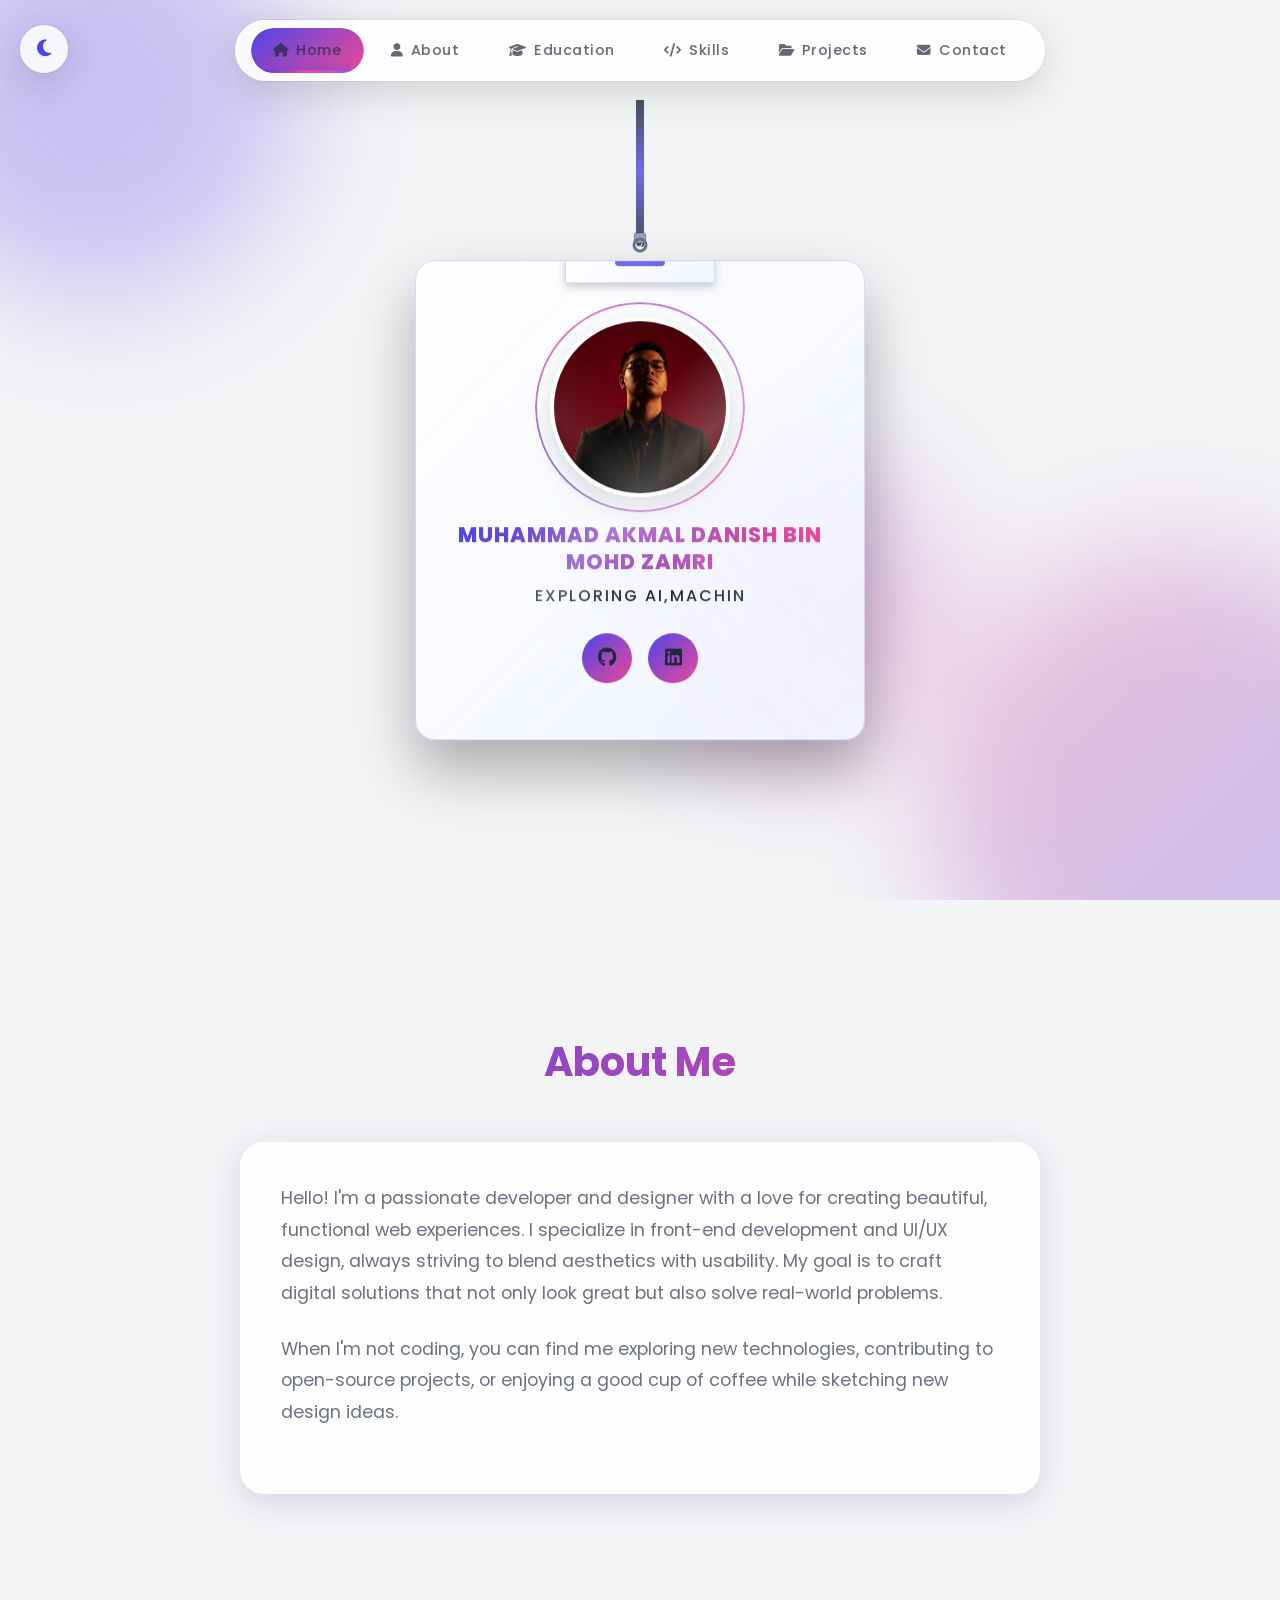
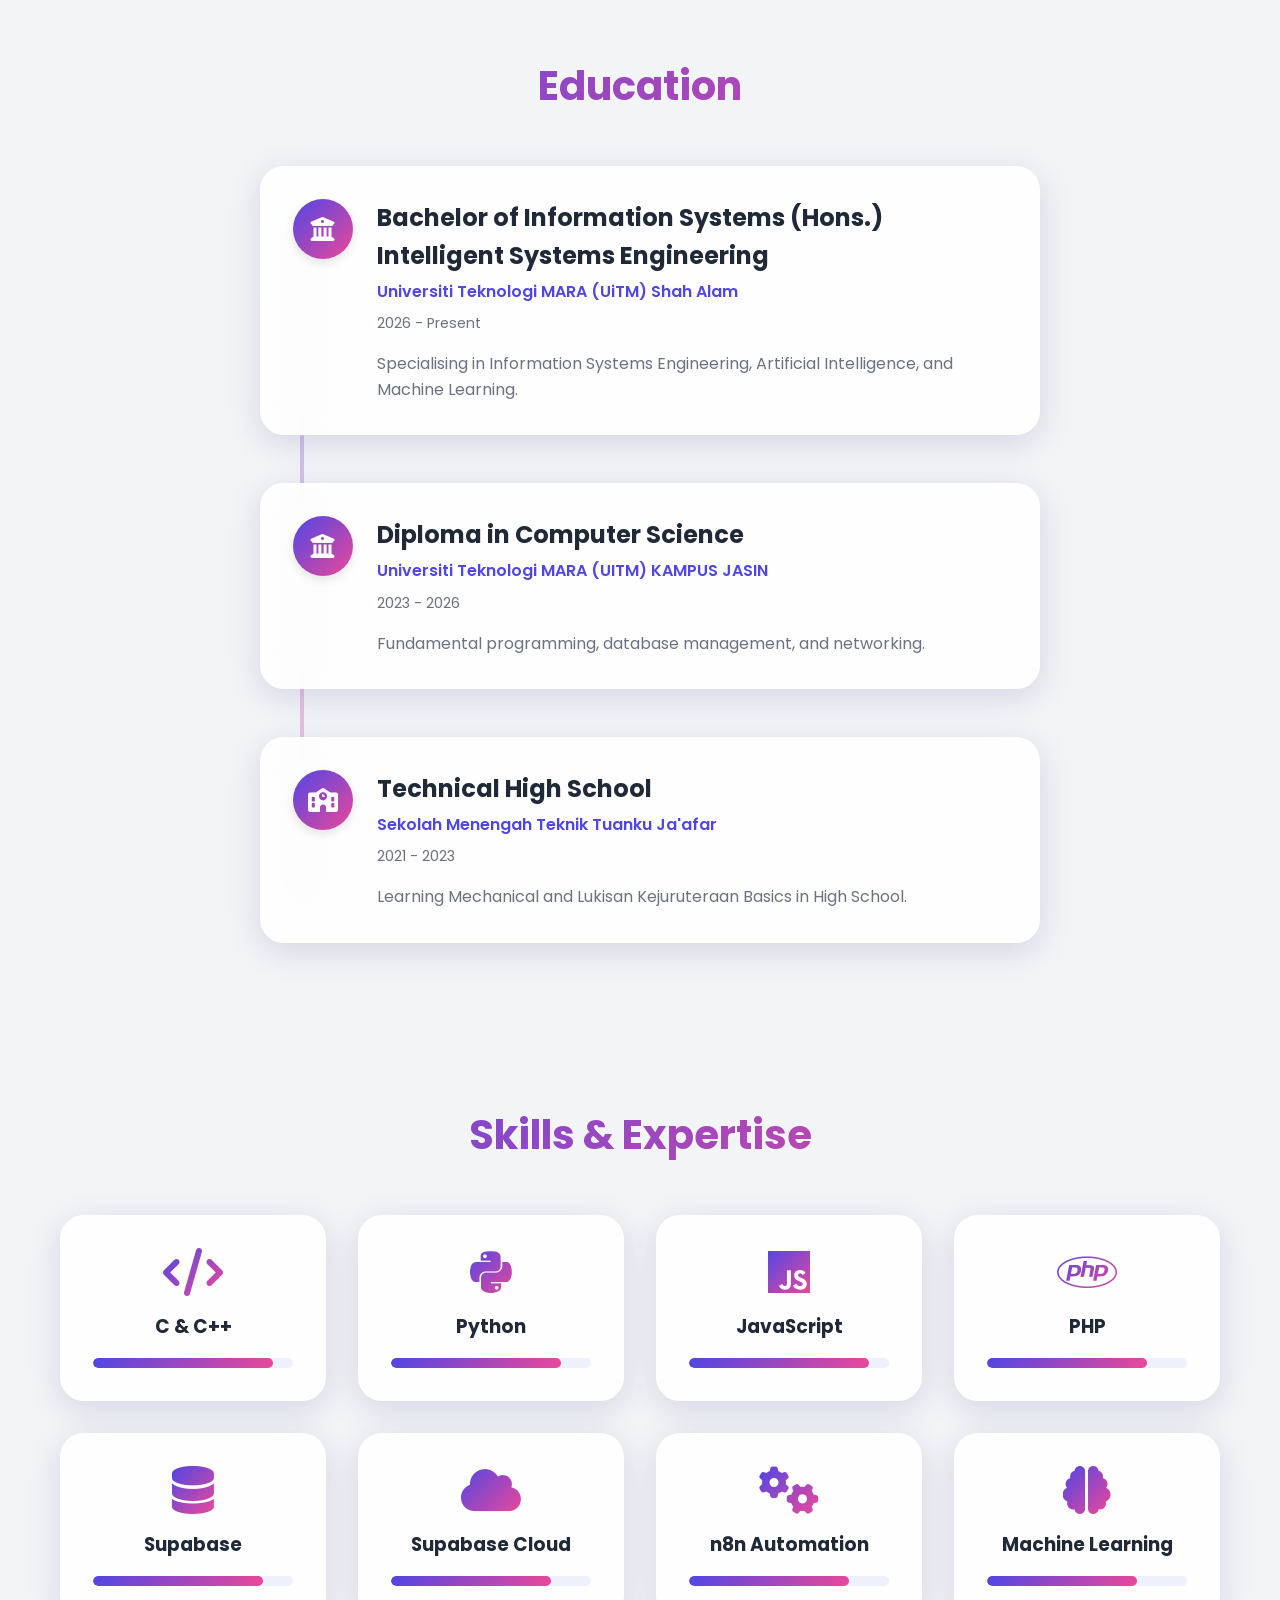
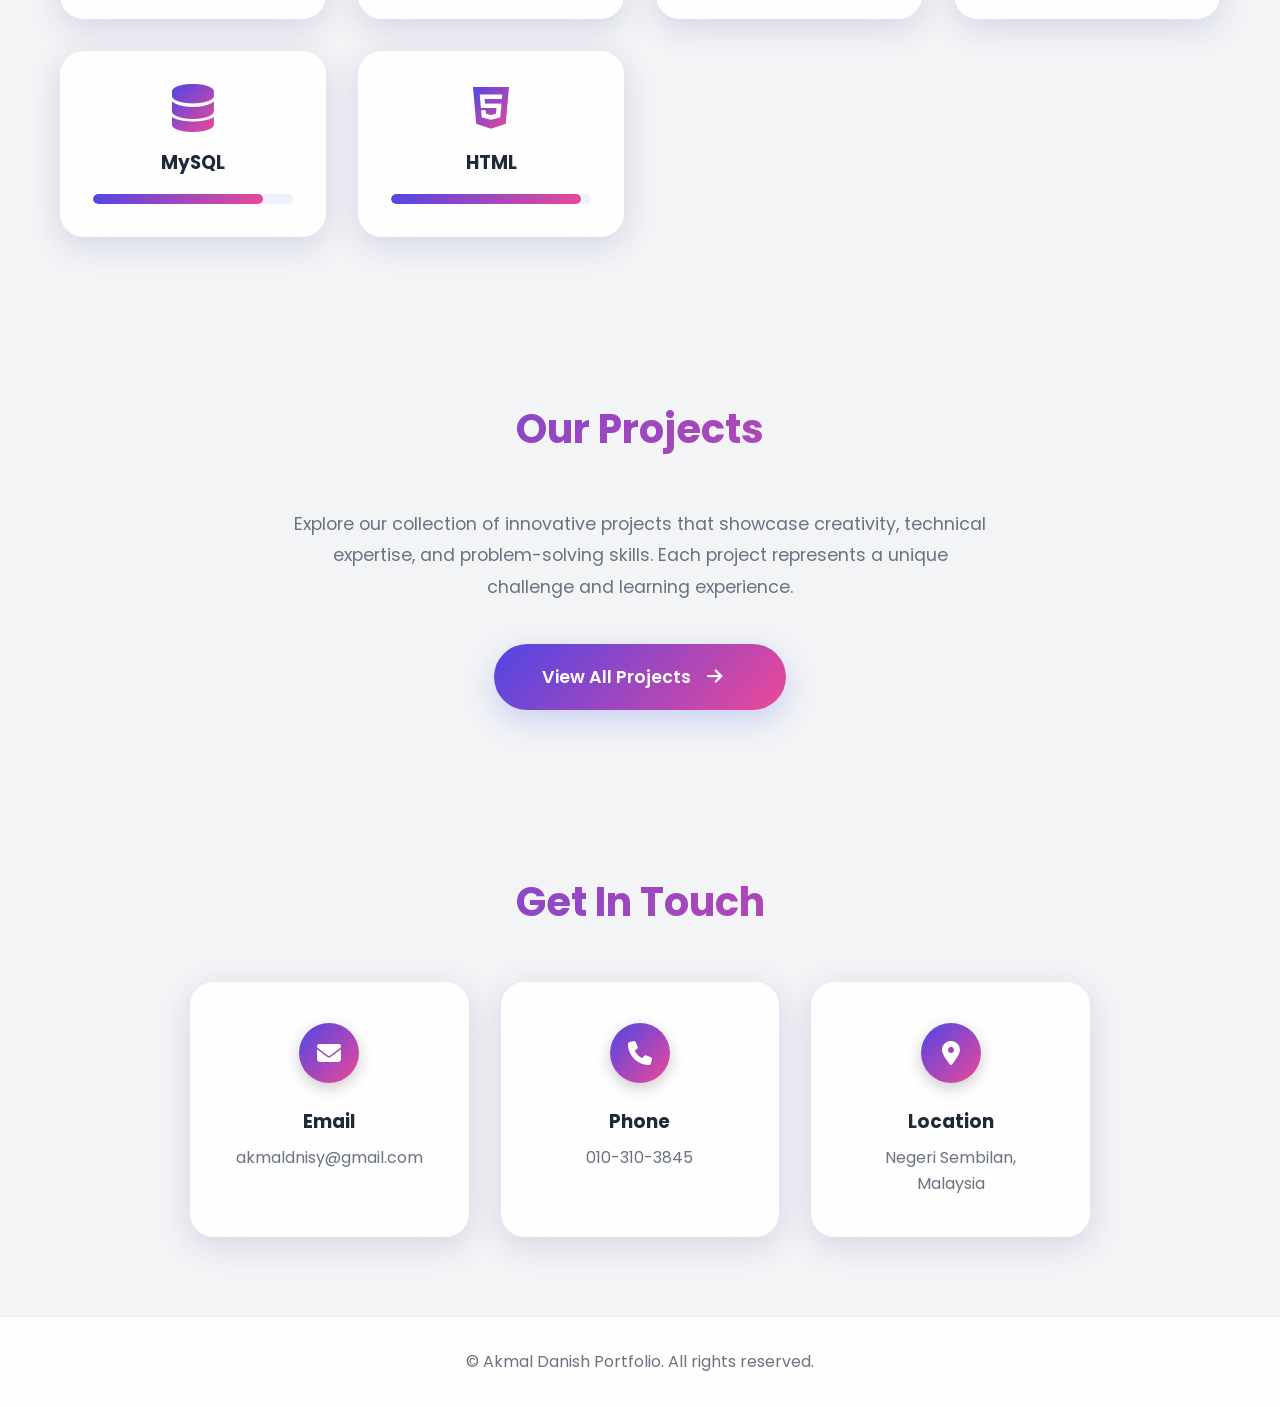
<file: index.html>
<!DOCTYPE html>
<html lang="en">

<head>
    <meta charset="UTF-8">
    <meta name="viewport" content="width=device-width, initial-scale=1.0">
    <title>Personal Biodata - Portfolio</title>
    <link rel="stylesheet" href="style.css">
    <link rel="preconnect" href="https://fonts.googleapis.com">
    <link rel="preconnect" href="https://fonts.gstatic.com" crossorigin>
    <link href="https://fonts.googleapis.com/css2?family=Poppins:wght@300;400;500;600;700&display=swap"
        rel="stylesheet">
    <link rel="icon" type="image/jpeg" href="ICON PAGE AKMAL PORFO.jpeg">
    <link rel="stylesheet" href="https://cdnjs.cloudflare.com/ajax/libs/font-awesome/6.4.0/css/all.min.css">
</head>

<body>
    <!-- Animated Background -->
    <div class="background-shapes">
        <div class="shape shape-1"></div>
        <div class="shape shape-2"></div>
        <div class="shape shape-3"></div>
    </div>

    <!-- Dark Mode Toggle -->
    <button class="dark-mode-toggle" id="darkModeToggle">
        <i class="fas fa-moon"></i>
    </button>

    <!-- Navigation -->
    <nav class="navbar">
        <div class="nav-container">
            <div class="logo">My Portfolio</div>
            <ul class="nav-menu">
                <li><a href="#home" class="nav-link">
                        <span class="nav-icon"><i class="fas fa-home"></i></span>
                        <span class="nav-text">Home</span>
                        <span class="nav-indicator"></span>
                    </a></li>
                <li><a href="#about" class="nav-link">
                        <span class="nav-icon"><i class="fas fa-user"></i></span>
                        <span class="nav-text">About</span>
                        <span class="nav-indicator"></span>
                    </a></li>
                <li><a href="#education" class="nav-link">
                        <span class="nav-icon"><i class="fas fa-graduation-cap"></i></span>
                        <span class="nav-text">Education</span>
                        <span class="nav-indicator"></span>
                    </a></li>
                <li><a href="#skills" class="nav-link">
                        <span class="nav-icon"><i class="fas fa-code"></i></span>
                        <span class="nav-text">Skills</span>
                        <span class="nav-indicator"></span>
                    </a></li>
                <li><a href="#projects" class="nav-link">
                        <span class="nav-icon"><i class="fas fa-folder-open"></i></span>
                        <span class="nav-text">Projects</span>
                        <span class="nav-indicator"></span>
                    </a></li>
                <li><a href="#contact" class="nav-link">
                        <span class="nav-icon"><i class="fas fa-envelope"></i></span>
                        <span class="nav-text">Contact</span>
                        <span class="nav-indicator"></span>
                    </a></li>
            </ul>
        </div>
    </nav>

    <!-- Hero Section -->
    <section id="home" class="hero-section">
        <div class="container">
            <div class="hero-content fade-in">
                <div class="profile-card-container" id="profile-container">
                    <canvas id="lanyard-canvas" width="400" height="600"></canvas>
                    <div class="profile-card glass-effect" id="profile-card">
                        <div class="badge-holder-clip">
                            <div class="clip-loop"></div>
                        </div>
                        <div class="card-shine"></div>
                        <div class="profile-image-wrapper">
                            <img src="akmal ai2.jpeg" alt="Muhammad Akmal Danish" class="profile-image">
                            <div class="profile-ring"></div>
                        </div>
                        <h1 class="profile-name">MUHAMMAD AKMAL DANISH BIN MOHD ZAMRI</h1>
                        <p class="profile-title">Exploring AI,Machine Learning,Programming & Web Development</p>
                        <div class="social-links">
                            <a href="https://github.com/Kenshiro06" target="_blank" class="social-icon"><i class="fab fa-github"></i></a>
                            <a href="https://www.linkedin.com/in/muhammad-akmal-danish-13555331b/" target="_blank" class="social-icon"><i class="fab fa-linkedin"></i></a>
                        </div>
                    </div>
                </div>
            </div>
        </div>
    </section>

    <!-- About Section -->
    <section id="about" class="about-section">
        <div class="container">
            <h2 class="section-title fade-in">About Me</h2>
            <div class="about-content glass-effect fade-in">
                <p class="about-text">
                    Hello! I'm a passionate developer and designer with a love for creating beautiful,
                    functional web experiences. I specialize in front-end development and UI/UX design,
                    always striving to blend aesthetics with usability. My goal is to craft digital
                    solutions that not only look great but also solve real-world problems.
                </p>
                <p class="about-text">
                    When I'm not coding, you can find me exploring new technologies, contributing to
                    open-source projects, or enjoying a good cup of coffee while sketching new design ideas.
                </p>
            </div>
        </div>
    </section>

    <!-- Education Section -->
    <section id="education" class="education-section">
        <div class="container">
            <h2 class="section-title fade-in">Education</h2>
            <div class="education-grid">
                <!-- Timeline/Connector Line (Visual only) -->
                <div class="timeline-connector"></div>

                <div class="education-card glass-effect fade-in">
                    <div class="education-icon">
                        <i class="fas fa-university"></i>
                    </div>
                    <div class="education-content">
                        <h3>Bachelor of Information Systems (Hons.) Intelligent Systems Engineering</h3>
                        <p class="institution">Universiti Teknologi MARA (UiTM) Shah Alam</p>
                        <p class="year">2026 - Present</p>
                        <p class="description">Specialising in Information Systems Engineering, Artificial Intelligence, and Machine Learning.</p>
                    </div>
                </div>

                <div class="education-card glass-effect fade-in">
                    <div class="education-icon">
                        <i class="fas fa-university"></i>
                    </div>
                    <div class="education-content">
                        <h3>Diploma in Computer Science</h3>
                        <p class="institution">Universiti Teknologi MARA (UITM) KAMPUS JASIN</p>
                        <p class="year">2023 - 2026</p>
                        <p class="description">Fundamental programming, database management, and networking.</p>
                    </div>
                </div>

                <div class="education-card glass-effect fade-in">
                    <div class="education-icon">
                        <i class="fas fa-school"></i>
                    </div>
                    <div class="education-content">
                        <h3>Technical High School</h3>
                        <p class="institution">Sekolah Menengah Teknik Tuanku Ja'afar</p>
                        <p class="year">2021 - 2023</p>
                        <p class="description">Learning Mechanical and Lukisan Kejuruteraan Basics in High School.</p>
                    </div>
                </div>
            </div>
        </div>
    </section>

    <!-- Skills Section -->
    <section id="skills" class="skills-section">
        <div class="container">
            <h2 class="section-title fade-in">Skills & Expertise</h2>
            <div class="skills-grid">
                <div class="skill-card glass-effect fade-in">
                    <i class="fas fa-code skill-icon"></i>
                    <h3>C & C++</h3>
                    <div class="skill-bar">
                        <div class="skill-progress" style="width: 90%"></div>
                    </div>
                </div>
                <div class="skill-card glass-effect fade-in">
                    <i class="fab fa-python skill-icon"></i>
                    <h3>Python</h3>
                    <div class="skill-bar">
                        <div class="skill-progress" style="width: 85%"></div>
                    </div>
                </div>
                <div class="skill-card glass-effect fade-in">
                    <i class="fab fa-js skill-icon"></i>
                    <h3>JavaScript</h3>
                    <div class="skill-bar">
                        <div class="skill-progress" style="width: 90%"></div>
                    </div>
                </div>
                <div class="skill-card glass-effect fade-in">
                    <i class="fab fa-php skill-icon"></i>
                    <h3>PHP</h3>
                    <div class="skill-bar">
                        <div class="skill-progress" style="width: 80%"></div>
                    </div>
                </div>
                <div class="skill-card glass-effect fade-in">
                    <i class="fas fa-database skill-icon"></i>
                    <h3>Supabase</h3>
                    <div class="skill-bar">
                        <div class="skill-progress" style="width: 85%"></div>
                    </div>
                </div>
                <div class="skill-card glass-effect fade-in">
                    <i class="fas fa-cloud skill-icon"></i>
                    <h3>Supabase Cloud</h3>
                    <div class="skill-bar">
                        <div class="skill-progress" style="width: 80%"></div>
                    </div>
                </div>
                <div class="skill-card glass-effect fade-in">
                    <i class="fas fa-cogs skill-icon"></i>
                    <h3>n8n Automation</h3>
                    <div class="skill-bar">
                        <div class="skill-progress" style="width: 80%"></div>
                    </div>
                </div>
                <div class="skill-card glass-effect fade-in">
                    <i class="fas fa-brain skill-icon"></i>
                    <h3>Machine Learning</h3>
                    <div class="skill-bar">
                        <div class="skill-progress" style="width: 75%"></div>
                    </div>
                </div>
                <div class="skill-card glass-effect fade-in">
                    <i class="fas fa-database skill-icon"></i>
                    <h3>MySQL</h3>
                    <div class="skill-bar">
                        <div class="skill-progress" style="width: 85%"></div>
                    </div>
                </div>
                <div class="skill-card glass-effect fade-in">
                    <i class="fab fa-html5 skill-icon"></i>
                    <h3>HTML</h3>
                    <div class="skill-bar">
                        <div class="skill-progress" style="width: 95%"></div>
                    </div>
                </div>
            </div>
        </div>
    </section>

    <!-- Projects Section -->
    <section id="projects" class="projects-section">
        <div class="container">
            <h2 class="section-title fade-in">Our Projects</h2>
            <div class="projects-content fade-in">
                <p class="projects-description">
                    Explore our collection of innovative projects that showcase creativity,
                    technical expertise, and problem-solving skills. Each project represents
                    a unique challenge and learning experience.
                </p>
                <a href="projects.html" class="project-button glow-button" role="button">
                    <span class="button-text">View All Projects</span>
                    <i class="fas fa-arrow-right button-icon"></i>
                    <div class="button-ripple"></div>
                </a>
            </div>
        </div>
    </section>

    <!-- Contact Section -->
    <section id="contact" class="contact-section">
        <div class="container">
            <h2 class="section-title fade-in">Get In Touch</h2>
            <div class="contact-grid">
                <div class="contact-card glass-effect fade-in">
                    <div class="contact-icon-wrapper">
                        <i class="fas fa-envelope"></i>
                    </div>
                    <h3>Email</h3>
                    <p><a href="mailto:akmaldnisy@gmail.com"
                            style="color: inherit; text-decoration: none;">akmaldnisy@gmail.com</a></p>
                </div>
                <div class="contact-card glass-effect fade-in">
                    <div class="contact-icon-wrapper">
                        <i class="fas fa-phone"></i>
                    </div>
                    <h3>Phone</h3>
                    <p><a href="tel:0103103845" style="color: inherit; text-decoration: none;">010-310-3845</a></p>
                </div>
                <div class="contact-card glass-effect fade-in">
                    <div class="contact-icon-wrapper">
                        <i class="fas fa-map-marker-alt"></i>
                    </div>
                    <h3>Location</h3>
                    <p>Negeri Sembilan, Malaysia</p>
                </div>
            </div>
        </div>
    </section>

    <!-- Footer -->
    <footer class="footer">
        <div class="container">
            <p>&copy; Akmal Danish Portfolio. All rights reserved.</p>
        </div>
    </footer>

    <script src="script.js"></script>
</body>

</html>
</file>
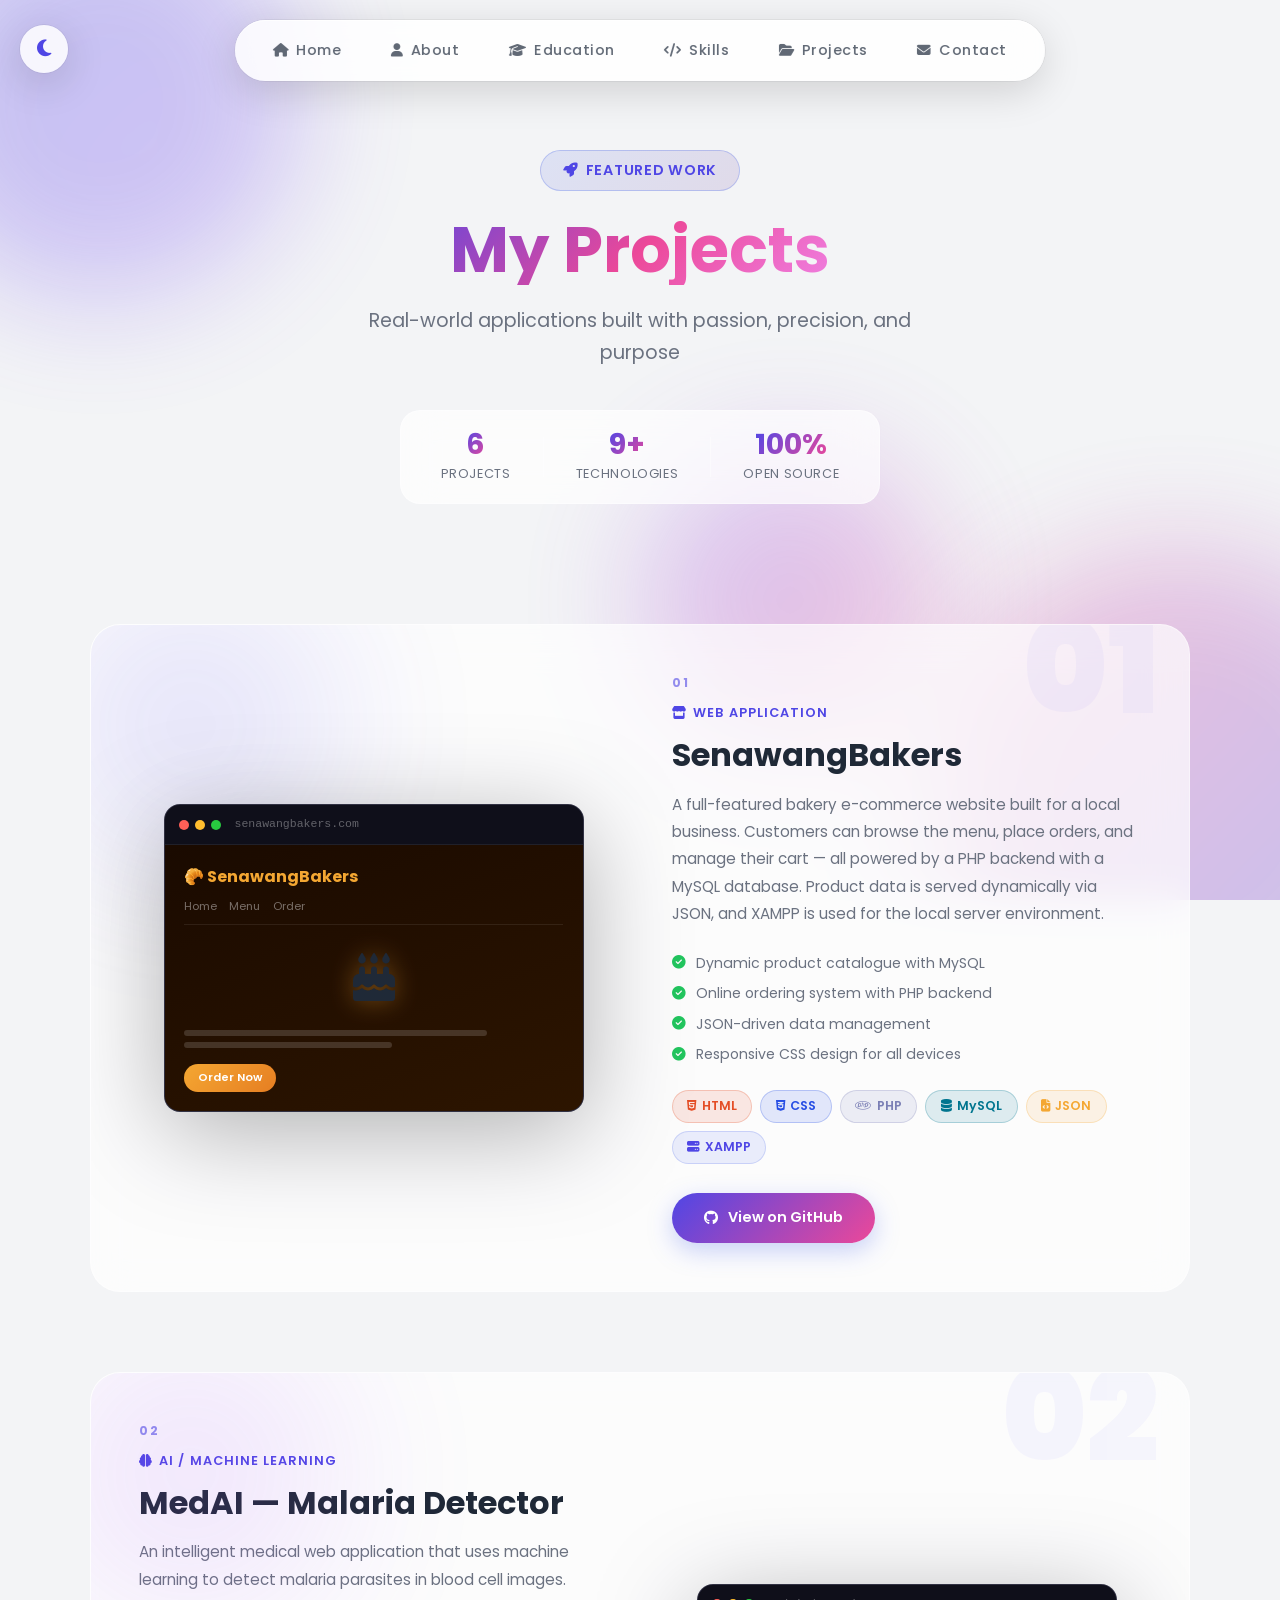
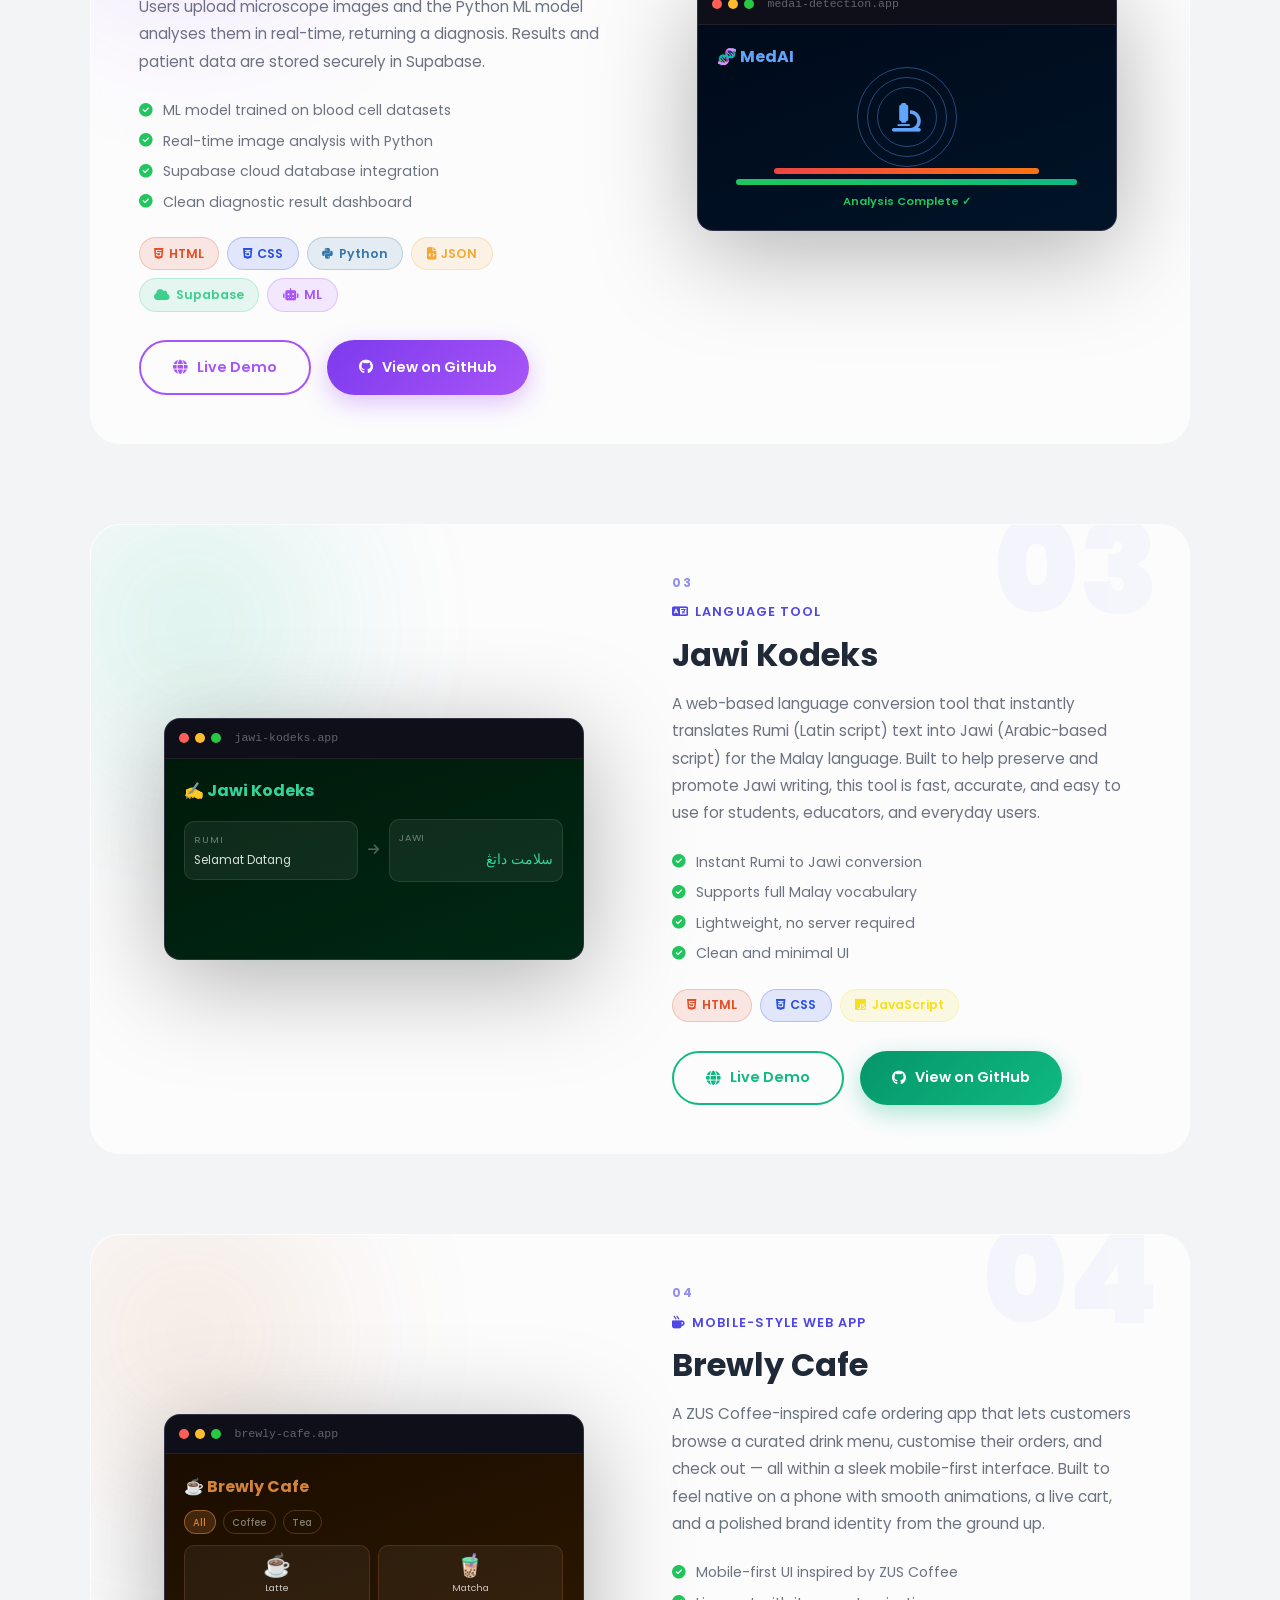
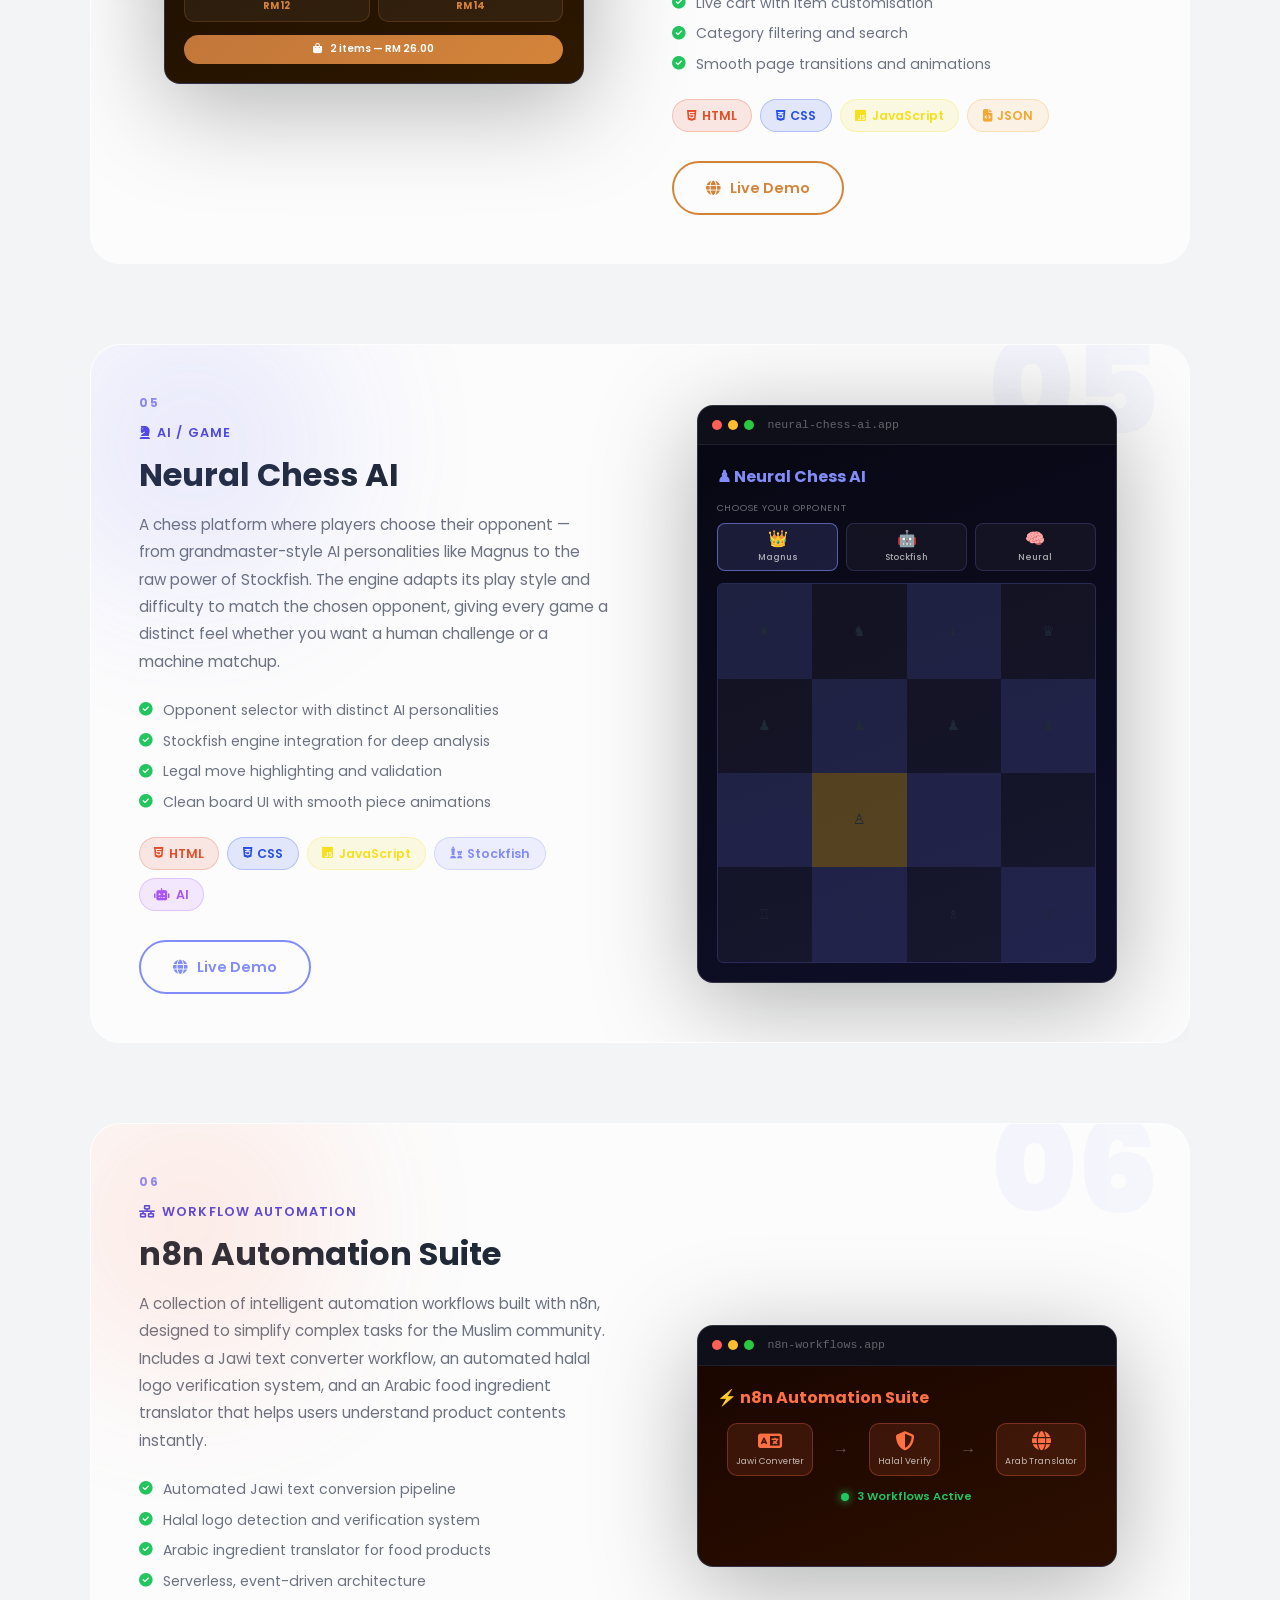
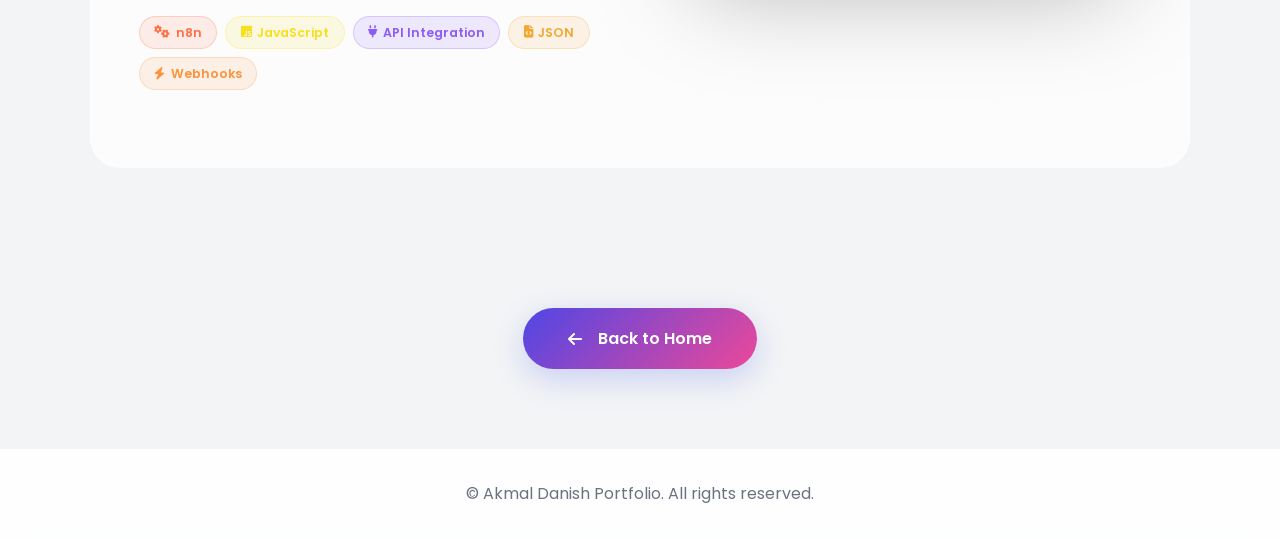
<file: projects.html>
<!DOCTYPE html>
<html lang="en">

<head>
    <meta charset="UTF-8">
    <meta name="viewport" content="width=device-width, initial-scale=1.0">
    <title>My Projects - Portfolio</title>
    <link rel="stylesheet" href="style.css">
    <link rel="stylesheet" href="projects-style.css">
    <link rel="preconnect" href="https://fonts.googleapis.com">
    <link rel="preconnect" href="https://fonts.gstatic.com" crossorigin>
    <link href="https://fonts.googleapis.com/css2?family=Poppins:wght@300;400;500;600;700&display=swap" rel="stylesheet">
    <link rel="icon" type="image/jpeg" href="ICON PAGE AKMAL PORFO.jpeg">
    <link rel="stylesheet" href="https://cdnjs.cloudflare.com/ajax/libs/font-awesome/6.4.0/css/all.min.css">
</head>

<body>
    <!-- Animated Background -->
    <div class="background-shapes">
        <div class="shape shape-1"></div>
        <div class="shape shape-2"></div>
        <div class="shape shape-3"></div>
    </div>

    <!-- Floating particles -->
    <div class="particles" id="particles"></div>

    <!-- Dark Mode Toggle -->
    <button class="dark-mode-toggle" id="darkModeToggle">
        <i class="fas fa-moon"></i>
    </button>

    <!-- Navigation -->
    <nav class="navbar">
        <div class="nav-container">
            <div class="logo">My Portfolio</div>
            <ul class="nav-menu">
                <li><a href="index.html" class="nav-link">
                    <span class="nav-icon"><i class="fas fa-home"></i></span>
                    <span class="nav-text">Home</span>
                    <span class="nav-indicator"></span>
                </a></li>
                <li><a href="index.html#about" class="nav-link">
                    <span class="nav-icon"><i class="fas fa-user"></i></span>
                    <span class="nav-text">About</span>
                    <span class="nav-indicator"></span>
                </a></li>
                <li><a href="index.html#education" class="nav-link">
                    <span class="nav-icon"><i class="fas fa-graduation-cap"></i></span>
                    <span class="nav-text">Education</span>
                    <span class="nav-indicator"></span>
                </a></li>
                <li><a href="index.html#skills" class="nav-link">
                    <span class="nav-icon"><i class="fas fa-code"></i></span>
                    <span class="nav-text">Skills</span>
                    <span class="nav-indicator"></span>
                </a></li>
                <li><a href="projects.html" class="nav-link active">
                    <span class="nav-icon"><i class="fas fa-folder-open"></i></span>
                    <span class="nav-text">Projects</span>
                    <span class="nav-indicator"></span>
                </a></li>
                <li><a href="index.html#contact" class="nav-link">
                    <span class="nav-icon"><i class="fas fa-envelope"></i></span>
                    <span class="nav-text">Contact</span>
                    <span class="nav-indicator"></span>
                </a></li>
            </ul>
        </div>
    </nav>

    <!-- Projects Hero -->
    <section class="projects-hero">
        <div class="container">
            <div class="hero-badge fade-in"><i class="fas fa-rocket"></i> Featured Work</div>
            <h1 class="hero-title fade-in">My Projects</h1>
            <p class="hero-subtitle fade-in">Real-world applications built with passion, precision, and purpose</p>
            <div class="hero-stats fade-in">
                <div class="stat-item">
                    <span class="stat-number">6</span>
                    <span class="stat-label">Projects</span>
                </div>
                <div class="stat-divider"></div>
                <div class="stat-item">
                    <span class="stat-number">9+</span>
                    <span class="stat-label">Technologies</span>
                </div>
                <div class="stat-divider"></div>
                <div class="stat-item">
                    <span class="stat-number">100%</span>
                    <span class="stat-label">Open Source</span>
                </div>
            </div>
        </div>
    </section>

    <!-- Projects Showcase -->
    <section class="projects-showcase">
        <div class="container">
            <div class="projects-list">

                <!-- Project 1: SenawangBakers -->
                <div class="project-card fade-in" data-number="01">
                    <div class="card-glow"></div>
                    <div class="project-visual">
                        <div class="project-mockup bakery-mockup">
                            <div class="mockup-browser">
                                <div class="browser-bar">
                                    <span class="dot red"></span>
                                    <span class="dot yellow"></span>
                                    <span class="dot green"></span>
                                    <span class="browser-url">senawangbakers.com</span>
                                </div>
                                <div class="browser-content bakery-content">
                                    <div class="mock-header">🥐 SenawangBakers</div>
                                    <div class="mock-nav">
                                        <span>Home</span><span>Menu</span><span>Order</span>
                                    </div>
                                    <div class="mock-hero-img">
                                        <i class="fas fa-birthday-cake"></i>
                                    </div>
                                    <div class="mock-text-lines">
                                        <div class="mock-line wide"></div>
                                        <div class="mock-line medium"></div>
                                        <div class="mock-btn">Order Now</div>
                                    </div>
                                </div>
                            </div>
                        </div>
                    </div>
                    <div class="project-info">
                        <div class="project-number">01</div>
                        <div class="project-category"><i class="fas fa-store"></i> Web Application</div>
                        <h2 class="project-name">SenawangBakers</h2>
                        <p class="project-desc">
                            A full-featured bakery e-commerce website built for a local business. Customers can browse
                            the menu, place orders, and manage their cart — all powered by a PHP backend with a MySQL
                            database. Product data is served dynamically via JSON, and XAMPP is used for the local
                            server environment.
                        </p>
                        <div class="project-highlights">
                            <div class="highlight-item">
                                <i class="fas fa-check-circle"></i>
                                <span>Dynamic product catalogue with MySQL</span>
                            </div>
                            <div class="highlight-item">
                                <i class="fas fa-check-circle"></i>
                                <span>Online ordering system with PHP backend</span>
                            </div>
                            <div class="highlight-item">
                                <i class="fas fa-check-circle"></i>
                                <span>JSON-driven data management</span>
                            </div>
                            <div class="highlight-item">
                                <i class="fas fa-check-circle"></i>
                                <span>Responsive CSS design for all devices</span>
                            </div>
                        </div>
                        <div class="project-tech">
                            <span class="tech-badge html"><i class="fab fa-html5"></i> HTML</span>
                            <span class="tech-badge css"><i class="fab fa-css3-alt"></i> CSS</span>
                            <span class="tech-badge php"><i class="fab fa-php"></i> PHP</span>
                            <span class="tech-badge db"><i class="fas fa-database"></i> MySQL</span>
                            <span class="tech-badge json"><i class="fas fa-file-code"></i> JSON</span>
                            <span class="tech-badge server"><i class="fas fa-server"></i> XAMPP</span>
                        </div>
                        <div class="project-actions">
                            <a href="https://github.com/Kenshiro06/SenawangBakers-Project2" target="_blank" class="btn-primary">
                                <i class="fab fa-github"></i> View on GitHub
                            </a>
                        </div>
                    </div>
                </div>

                <!-- Project 2: MedAI -->
                <div class="project-card reverse fade-in" data-number="02">
                    <div class="card-glow glow-purple"></div>
                    <div class="project-visual">
                        <div class="project-mockup medai-mockup">
                            <div class="mockup-browser">
                                <div class="browser-bar">
                                    <span class="dot red"></span>
                                    <span class="dot yellow"></span>
                                    <span class="dot green"></span>
                                    <span class="browser-url">medai-detection.app</span>
                                </div>
                                <div class="browser-content medai-content">
                                    <div class="mock-header ai-header">🧬 MedAI</div>
                                    <div class="mock-scan-area">
                                        <div class="scan-circle">
                                            <i class="fas fa-microscope"></i>
                                            <div class="scan-ring ring-1"></div>
                                            <div class="scan-ring ring-2"></div>
                                            <div class="scan-ring ring-3"></div>
                                        </div>
                                    </div>
                                    <div class="mock-result">
                                        <div class="result-bar positive"></div>
                                        <div class="result-bar negative"></div>
                                        <div class="result-label">Analysis Complete ✓</div>
                                    </div>
                                </div>
                            </div>
                        </div>
                    </div>
                    <div class="project-info">
                        <div class="project-number">02</div>
                        <div class="project-category"><i class="fas fa-brain"></i> AI / Machine Learning</div>
                        <h2 class="project-name">MedAI — Malaria Detector</h2>
                        <p class="project-desc">
                            An intelligent medical web application that uses machine learning to detect malaria
                            parasites in blood cell images. Users upload microscope images and the Python ML model
                            analyses them in real-time, returning a diagnosis. Results and patient data are stored
                            securely in Supabase.
                        </p>
                        <div class="project-highlights">
                            <div class="highlight-item">
                                <i class="fas fa-check-circle"></i>
                                <span>ML model trained on blood cell datasets</span>
                            </div>
                            <div class="highlight-item">
                                <i class="fas fa-check-circle"></i>
                                <span>Real-time image analysis with Python</span>
                            </div>
                            <div class="highlight-item">
                                <i class="fas fa-check-circle"></i>
                                <span>Supabase cloud database integration</span>
                            </div>
                            <div class="highlight-item">
                                <i class="fas fa-check-circle"></i>
                                <span>Clean diagnostic result dashboard</span>
                            </div>
                        </div>
                        <div class="project-tech">
                            <span class="tech-badge html"><i class="fab fa-html5"></i> HTML</span>
                            <span class="tech-badge css"><i class="fab fa-css3-alt"></i> CSS</span>
                            <span class="tech-badge python"><i class="fab fa-python"></i> Python</span>
                            <span class="tech-badge json"><i class="fas fa-file-code"></i> JSON</span>
                            <span class="tech-badge supa"><i class="fas fa-cloud"></i> Supabase</span>
                            <span class="tech-badge ml"><i class="fas fa-robot"></i> ML</span>
                        </div>
                        <div class="project-actions">
                            <a href="https://medai-usim.vercel.app/" target="_blank" class="btn-secondary btn-purple-outline">
                                <i class="fas fa-globe"></i> Live Demo
                            </a>
                            <a href="https://github.com/Kenshiro06/MedAi-test" target="_blank" class="btn-primary btn-purple">
                                <i class="fab fa-github"></i> View on GitHub
                            </a>
                        </div>
                    </div>
                </div>

                <!-- Project 3: Jawi Converter -->
                <div class="project-card fade-in" data-number="03">
                    <div class="card-glow glow-green"></div>
                    <div class="project-visual">
                        <div class="project-mockup jawi-mockup">
                            <div class="mockup-browser">
                                <div class="browser-bar">
                                    <span class="dot red"></span>
                                    <span class="dot yellow"></span>
                                    <span class="dot green"></span>
                                    <span class="browser-url">jawi-kodeks.app</span>
                                </div>
                                <div class="browser-content jawi-content">
                                    <div class="mock-header jawi-header">✍️ Jawi Kodeks</div>
                                    <div class="jawi-converter-mock">
                                        <div class="mock-input-box">
                                            <div class="box-label">Rumi</div>
                                            <div class="mock-typed">Selamat Datang</div>
                                        </div>
                                        <div class="mock-arrow">
                                            <i class="fas fa-arrow-right"></i>
                                        </div>
                                        <div class="mock-output-box">
                                            <div class="box-label">Jawi</div>
                                            <div class="mock-jawi-text">سلامت داتڠ</div>
                                        </div>
                                    </div>
                                </div>
                            </div>
                        </div>
                    </div>
                    <div class="project-info">
                        <div class="project-number">03</div>
                        <div class="project-category"><i class="fas fa-language"></i> Language Tool</div>
                        <h2 class="project-name">Jawi Kodeks</h2>
                        <p class="project-desc">
                            A web-based language conversion tool that instantly translates Rumi (Latin script) text
                            into Jawi (Arabic-based script) for the Malay language. Built to help preserve and
                            promote Jawi writing, this tool is fast, accurate, and easy to use for students,
                            educators, and everyday users.
                        </p>
                        <div class="project-highlights">
                            <div class="highlight-item">
                                <i class="fas fa-check-circle"></i>
                                <span>Instant Rumi to Jawi conversion</span>
                            </div>
                            <div class="highlight-item">
                                <i class="fas fa-check-circle"></i>
                                <span>Supports full Malay vocabulary</span>
                            </div>
                            <div class="highlight-item">
                                <i class="fas fa-check-circle"></i>
                                <span>Lightweight, no server required</span>
                            </div>
                            <div class="highlight-item">
                                <i class="fas fa-check-circle"></i>
                                <span>Clean and minimal UI</span>
                            </div>
                        </div>
                        <div class="project-tech">
                            <span class="tech-badge html"><i class="fab fa-html5"></i> HTML</span>
                            <span class="tech-badge css"><i class="fab fa-css3-alt"></i> CSS</span>
                            <span class="tech-badge js"><i class="fab fa-js"></i> JavaScript</span>
                        </div>
                        <div class="project-actions">
                            <a href="https://jawi-kodeks.vercel.app/" target="_blank" class="btn-secondary btn-green-outline">
                                <i class="fas fa-globe"></i> Live Demo
                            </a>
                            <a href="https://github.com/Kenshiro06/jawi-kodeks" target="_blank" class="btn-primary btn-green">
                                <i class="fab fa-github"></i> View on GitHub
                            </a>
                        </div>
                    </div>
                </div>

                <!-- Project 4: Brewly Cafe -->
                <div class="project-card fade-in" data-number="04">
                    <div class="card-glow glow-brew"></div>
                    <div class="project-visual">
                        <div class="project-mockup brewly-mockup">
                            <div class="mockup-browser">
                                <div class="browser-bar">
                                    <span class="dot red"></span>
                                    <span class="dot yellow"></span>
                                    <span class="dot green"></span>
                                    <span class="browser-url">brewly-cafe.app</span>
                                </div>
                                <div class="browser-content brewly-content">
                                    <div class="mock-header brewly-header">☕ Brewly Cafe</div>
                                    <div class="brewly-menu-mock">
                                        <div class="brew-category active-cat">All</div>
                                        <div class="brew-category">Coffee</div>
                                        <div class="brew-category">Tea</div>
                                    </div>
                                    <div class="brewly-cards">
                                        <div class="brew-card">
                                            <div class="brew-icon">☕</div>
                                            <div class="brew-name">Latte</div>
                                            <div class="brew-price">RM 12</div>
                                        </div>
                                        <div class="brew-card">
                                            <div class="brew-icon">🧋</div>
                                            <div class="brew-name">Matcha</div>
                                            <div class="brew-price">RM 14</div>
                                        </div>
                                    </div>
                                    <div class="brew-cart-bar">
                                        <i class="fas fa-shopping-bag"></i>
                                        <span>2 items — RM 26.00</span>
                                    </div>
                                </div>
                            </div>
                        </div>
                    </div>
                    <div class="project-info">
                        <div class="project-number">04</div>
                        <div class="project-category"><i class="fas fa-mug-hot"></i> Mobile-Style Web App</div>
                        <h2 class="project-name">Brewly Cafe</h2>
                        <p class="project-desc">
                            A ZUS Coffee-inspired cafe ordering app that lets customers browse a curated drink menu,
                            customise their orders, and check out — all within a sleek mobile-first interface.
                            Built to feel native on a phone with smooth animations, a live cart, and a polished
                            brand identity from the ground up.
                        </p>
                        <div class="project-highlights">
                            <div class="highlight-item">
                                <i class="fas fa-check-circle"></i>
                                <span>Mobile-first UI inspired by ZUS Coffee</span>
                            </div>
                            <div class="highlight-item">
                                <i class="fas fa-check-circle"></i>
                                <span>Live cart with item customisation</span>
                            </div>
                            <div class="highlight-item">
                                <i class="fas fa-check-circle"></i>
                                <span>Category filtering and search</span>
                            </div>
                            <div class="highlight-item">
                                <i class="fas fa-check-circle"></i>
                                <span>Smooth page transitions and animations</span>
                            </div>
                        </div>
                        <div class="project-tech">
                            <span class="tech-badge html"><i class="fab fa-html5"></i> HTML</span>
                            <span class="tech-badge css"><i class="fab fa-css3-alt"></i> CSS</span>
                            <span class="tech-badge js"><i class="fab fa-js"></i> JavaScript</span>
                            <span class="tech-badge json"><i class="fas fa-file-code"></i> JSON</span>
                        </div>
                        <div class="project-actions">
                            <a href="https://brewly-cafe-preview.vercel.app/" target="_blank" class="btn-secondary btn-brew-outline">
                                <i class="fas fa-globe"></i> Live Demo
                            </a>
                        </div>
                    </div>
                </div>

                <!-- Project 5: Neural Chess AI -->
                <div class="project-card reverse fade-in" data-number="05">
                    <div class="card-glow glow-chess"></div>
                    <div class="project-visual">
                        <div class="project-mockup chess-mockup">
                            <div class="mockup-browser">
                                <div class="browser-bar">
                                    <span class="dot red"></span>
                                    <span class="dot yellow"></span>
                                    <span class="dot green"></span>
                                    <span class="browser-url">neural-chess-ai.app</span>
                                </div>
                                <div class="browser-content chess-content">
                                    <div class="mock-header chess-header">♟ Neural Chess AI</div>
                                    <div class="chess-opponent-select">
                                        <div class="opp-label">Choose Your Opponent</div>
                                        <div class="opp-cards">
                                            <div class="opp-card active-opp">
                                                <div class="opp-avatar">👑</div>
                                                <div class="opp-name">Magnus</div>
                                            </div>
                                            <div class="opp-card">
                                                <div class="opp-avatar">🤖</div>
                                                <div class="opp-name">Stockfish</div>
                                            </div>
                                            <div class="opp-card">
                                                <div class="opp-avatar">🧠</div>
                                                <div class="opp-name">Neural</div>
                                            </div>
                                        </div>
                                    </div>
                                    <div class="chess-board-mini">
                                        <div class="mini-row">
                                            <span class="sq dark">♜</span><span class="sq light">♞</span><span class="sq dark">♝</span><span class="sq light">♛</span>
                                        </div>
                                        <div class="mini-row">
                                            <span class="sq light">♟</span><span class="sq dark">♟</span><span class="sq light">♟</span><span class="sq dark">♟</span>
                                        </div>
                                        <div class="mini-row">
                                            <span class="sq dark"></span><span class="sq light highlight-sq">♙</span><span class="sq dark"></span><span class="sq light"></span>
                                        </div>
                                        <div class="mini-row">
                                            <span class="sq light">♖</span><span class="sq dark">♘</span><span class="sq light">♗</span><span class="sq dark">♕</span>
                                        </div>
                                    </div>
                                </div>
                            </div>
                        </div>
                    </div>
                    <div class="project-info">
                        <div class="project-number">05</div>
                        <div class="project-category"><i class="fas fa-chess-knight"></i> AI / Game</div>
                        <h2 class="project-name">Neural Chess AI</h2>
                        <p class="project-desc">
                            A chess platform where players choose their opponent — from grandmaster-style AI
                            personalities like Magnus to the raw power of Stockfish. The engine adapts its play
                            style and difficulty to match the chosen opponent, giving every game a distinct feel
                            whether you want a human challenge or a machine matchup.
                        </p>
                        <div class="project-highlights">
                            <div class="highlight-item">
                                <i class="fas fa-check-circle"></i>
                                <span>Opponent selector with distinct AI personalities</span>
                            </div>
                            <div class="highlight-item">
                                <i class="fas fa-check-circle"></i>
                                <span>Stockfish engine integration for deep analysis</span>
                            </div>
                            <div class="highlight-item">
                                <i class="fas fa-check-circle"></i>
                                <span>Legal move highlighting and validation</span>
                            </div>
                            <div class="highlight-item">
                                <i class="fas fa-check-circle"></i>
                                <span>Clean board UI with smooth piece animations</span>
                            </div>
                        </div>
                        <div class="project-tech">
                            <span class="tech-badge html"><i class="fab fa-html5"></i> HTML</span>
                            <span class="tech-badge css"><i class="fab fa-css3-alt"></i> CSS</span>
                            <span class="tech-badge js"><i class="fab fa-js"></i> JavaScript</span>
                            <span class="tech-badge chess-engine"><i class="fas fa-chess"></i> Stockfish</span>
                            <span class="tech-badge ml"><i class="fas fa-robot"></i> AI</span>
                        </div>
                        <div class="project-actions">
                            <a href="https://neural-chess-ai.vercel.app/" target="_blank" class="btn-secondary btn-chess-outline">
                                <i class="fas fa-globe"></i> Live Demo
                            </a>
                        </div>
                    </div>
                </div>

                <!-- Project 6: n8n Automation Workflows -->
                <div class="project-card reverse fade-in" data-number="06">
                    <div class="card-glow glow-orange"></div>
                    <div class="project-visual">
                        <div class="project-mockup n8n-mockup">
                            <div class="mockup-browser">
                                <div class="browser-bar">
                                    <span class="dot red"></span>
                                    <span class="dot yellow"></span>
                                    <span class="dot green"></span>
                                    <span class="browser-url">n8n-workflows.app</span>
                                </div>
                                <div class="browser-content n8n-content">
                                    <div class="mock-header n8n-header">⚡ n8n Automation Suite</div>
                                    <div class="n8n-workflow-mock">
                                        <div class="workflow-node node-1">
                                            <i class="fas fa-language"></i>
                                            <span>Jawi Converter</span>
                                        </div>
                                        <div class="workflow-arrow">→</div>
                                        <div class="workflow-node node-2">
                                            <i class="fas fa-shield-alt"></i>
                                            <span>Halal Verify</span>
                                        </div>
                                        <div class="workflow-arrow">→</div>
                                        <div class="workflow-node node-3">
                                            <i class="fas fa-globe"></i>
                                            <span>Arab Translator</span>
                                        </div>
                                    </div>
                                    <div class="workflow-status">
                                        <div class="status-indicator active"></div>
                                        <span class="status-text">3 Workflows Active</span>
                                    </div>
                                </div>
                            </div>
                        </div>
                    </div>
                    <div class="project-info">
                        <div class="project-number">06</div>
                        <div class="project-category"><i class="fas fa-network-wired"></i> Workflow Automation</div>
                        <h2 class="project-name">n8n Automation Suite</h2>
                        <p class="project-desc">
                            A collection of intelligent automation workflows built with n8n, designed to simplify
                            complex tasks for the Muslim community. Includes a Jawi text converter workflow, an
                            automated halal logo verification system, and an Arabic food ingredient translator that
                            helps users understand product contents instantly.
                        </p>
                        <div class="project-highlights">
                            <div class="highlight-item">
                                <i class="fas fa-check-circle"></i>
                                <span>Automated Jawi text conversion pipeline</span>
                            </div>
                            <div class="highlight-item">
                                <i class="fas fa-check-circle"></i>
                                <span>Halal logo detection and verification system</span>
                            </div>
                            <div class="highlight-item">
                                <i class="fas fa-check-circle"></i>
                                <span>Arabic ingredient translator for food products</span>
                            </div>
                            <div class="highlight-item">
                                <i class="fas fa-check-circle"></i>
                                <span>Serverless, event-driven architecture</span>
                            </div>
                        </div>
                        <div class="project-tech">
                            <span class="tech-badge n8n"><i class="fas fa-cogs"></i> n8n</span>
                            <span class="tech-badge js"><i class="fab fa-js"></i> JavaScript</span>
                            <span class="tech-badge api"><i class="fas fa-plug"></i> API Integration</span>
                            <span class="tech-badge json"><i class="fas fa-file-code"></i> JSON</span>
                            <span class="tech-badge webhook"><i class="fas fa-bolt"></i> Webhooks</span>
                        </div>
                    </div>
                </div>

            </div>
        </div>
    </section>

    <!-- Back to Home -->
    <section class="back-section">
        <div class="container">
            <a href="index.html" class="back-button glow-button">
                <i class="fas fa-arrow-left button-icon"></i>
                <span class="button-text">Back to Home</span>
            </a>
        </div>
    </section>

    <!-- Footer -->
    <footer class="footer">
        <div class="container">
            <p>&copy; Akmal Danish Portfolio. All rights reserved.</p>
        </div>
    </footer>

    <script src="script.js"></script>
    <script>
        // Generate floating particles
        const container = document.getElementById('particles');
        for (let i = 0; i < 20; i++) {
            const p = document.createElement('div');
            p.className = 'particle';
            p.style.left = Math.random() * 100 + 'vw';
            p.style.animationDelay = Math.random() * 10 + 's';
            p.style.animationDuration = (8 + Math.random() * 12) + 's';
            p.style.width = p.style.height = (4 + Math.random() * 6) + 'px';
            container.appendChild(p);
        }
    </script>
</body>

</html>
</file>
<file: style.css>
/* Global Styles & Variables */
:root {
    --primary-color: #4f46e5;
    --secondary-color: #ec4899;
    --accent-color: #8b5cf6;
    --text-color: #1f2937;
    --text-light: #6b7280;
    --bg-color: #f3f4f6;
    --card-bg: rgba(255, 255, 255, 0.85);
    --glass-bg: rgba(255, 255, 255, 0.7);
    --glass-border: rgba(255, 255, 255, 0.4);
    --lanyard-card-bg: linear-gradient(135deg, rgba(255, 255, 255, 0.95), rgba(240, 244, 255, 0.9));
    --lanyard-card-text: #1f2937;
    --lanyard-card-border: rgba(79, 70, 229, 0.2);
    --shadow: 0 8px 32px 0 rgba(31, 38, 135, 0.15);
    --shadow-hover: 0 20px 50px rgba(0, 0, 0, 0.2);
    --transition: all 0.4s cubic-bezier(0.25, 0.46, 0.45, 0.94);
}

[data-theme="dark"] {
    --text-color: #f8fafc;
    --text-light: #94a3b8;
    --bg-color: #0f172a;
    --card-bg: rgba(30, 41, 59, 0.7);
    --glass-bg: rgba(30, 41, 59, 0.6);
    --glass-border: rgba(255, 255, 255, 0.08);
    --lanyard-card-bg: linear-gradient(135deg, rgba(15, 23, 42, 0.95), rgba(30, 41, 59, 0.98));
    --lanyard-card-text: #ffffff;
    --lanyard-card-border: rgba(255, 255, 255, 0.1);
}

* {
    margin: 0;
    padding: 0;
    box-sizing: border-box;
}

html {
    scroll-behavior: smooth;
}

body {
    font-family: 'Poppins', sans-serif;
    background: var(--bg-color);
    color: var(--text-color);
    line-height: 1.6;
    overflow-x: hidden;
    transition: var(--transition);
}

.container {
    max-width: 1200px;
    margin: 0 auto;
    padding: 0 20px;
}

/* Animated Background */
.background-shapes {
    position: fixed;
    top: 0;
    left: 0;
    width: 100%;
    height: 100%;
    z-index: -1;
    overflow: hidden;
}

.shape {
    position: absolute;
    border-radius: 50%;
    filter: blur(60px);
    opacity: 0.3;
    animation: float 20s infinite ease-in-out;
}

.shape-1 {
    width: 400px;
    height: 400px;
    background: linear-gradient(135deg, var(--primary-color), var(--accent-color));
    top: -100px;
    left: -100px;
    animation-delay: 0s;
}

.shape-2 {
    width: 500px;
    height: 500px;
    background: linear-gradient(135deg, var(--secondary-color), var(--primary-color));
    bottom: -150px;
    right: -150px;
    animation-delay: 5s;
}

.shape-3 {
    width: 300px;
    height: 300px;
    background: linear-gradient(135deg, var(--accent-color), var(--secondary-color));
    top: 50%;
    left: 50%;
    animation-delay: 10s;
}

@keyframes float {

    0%,
    100% {
        transform: translate(0, 0) rotate(0deg);
    }

    33% {
        transform: translate(50px, -50px) rotate(120deg);
    }

    66% {
        transform: translate(-50px, 50px) rotate(240deg);
    }
}

/* Dark Mode Toggle */
.dark-mode-toggle {
    position: fixed;
    top: 25px;
    left: 20px;
    z-index: 1000;
    background: rgba(15, 23, 42, 0.85);
    backdrop-filter: blur(20px);
    -webkit-backdrop-filter: blur(20px);
    border: none;
    width: 48px;
    height: 48px;
    border-radius: 50%;
    cursor: pointer;
    display: flex;
    align-items: center;
    justify-content: center;
    font-size: 1.2rem;
    color: rgba(255, 255, 255, 0.8);
    box-shadow:
        0 10px 40px rgba(0, 0, 0, 0.3),
        0 0 0 1px rgba(255, 255, 255, 0.1);
    transition: all 0.4s cubic-bezier(0.25, 0.46, 0.45, 0.94);
}

[data-theme="light"] .dark-mode-toggle,
:root:not([data-theme="dark"]) .dark-mode-toggle {
    background: rgba(255, 255, 255, 0.85);
    color: var(--primary-color);
    box-shadow:
        0 10px 40px rgba(0, 0, 0, 0.15),
        0 0 0 1px rgba(0, 0, 0, 0.05);
}

.dark-mode-toggle:hover {
    transform: scale(1.1) rotate(15deg);
    box-shadow:
        0 15px 50px rgba(0, 0, 0, 0.4),
        0 0 0 1px rgba(255, 255, 255, 0.2);
}

/* Navigation - Floating Pill Style */
.navbar {
    position: fixed;
    top: 20px;
    left: 50%;
    transform: translateX(-50%);
    width: auto;
    z-index: 999;
    background: rgba(15, 23, 42, 0.85);
    backdrop-filter: blur(20px);
    -webkit-backdrop-filter: blur(20px);
    border-radius: 60px;
    box-shadow:
        0 10px 40px rgba(0, 0, 0, 0.3),
        0 0 0 1px rgba(255, 255, 255, 0.1),
        inset 0 1px 0 rgba(255, 255, 255, 0.1);
    transition: all 0.4s cubic-bezier(0.25, 0.46, 0.45, 0.94);
    padding: 0.5rem 1rem;
}

.navbar:hover {
    box-shadow:
        0 15px 50px rgba(0, 0, 0, 0.4),
        0 0 0 1px rgba(255, 255, 255, 0.15),
        inset 0 1px 0 rgba(255, 255, 255, 0.15);
    transform: translateX(-50%) translateY(-2px);
}

/* Light mode floating navbar */
[data-theme="light"] .navbar,
:root:not([data-theme="dark"]) .navbar {
    background: rgba(255, 255, 255, 0.85);
    box-shadow:
        0 10px 40px rgba(0, 0, 0, 0.15),
        0 0 0 1px rgba(0, 0, 0, 0.05),
        inset 0 1px 0 rgba(255, 255, 255, 0.8);
}

[data-theme="light"] .navbar:hover,
:root:not([data-theme="dark"]) .navbar:hover {
    box-shadow:
        0 15px 50px rgba(0, 0, 0, 0.2),
        0 0 0 1px rgba(0, 0, 0, 0.08),
        inset 0 1px 0 rgba(255, 255, 255, 0.9);
}

.nav-container {
    display: flex;
    justify-content: center;
    align-items: center;
    padding: 0;
}

.logo {
    display: none;
    /* Hide logo for centered floating nav */
    font-size: 1.5rem;
    font-weight: 700;
    background: linear-gradient(135deg, var(--primary-color), var(--secondary-color));
    -webkit-background-clip: text;
    -webkit-text-fill-color: transparent;
    background-clip: text;
}

.nav-menu {
    display: flex;
    list-style: none;
    gap: 0.3rem;
}

.nav-menu li {
    position: relative;
}

.nav-link {
    text-decoration: none;
    color: rgba(255, 255, 255, 0.7);
    font-weight: 500;
    position: relative;
    transition: all 0.4s cubic-bezier(0.25, 0.46, 0.45, 0.94);
    display: flex;
    align-items: center;
    gap: 0.5rem;
    padding: 0.7rem 1.4rem;
    border-radius: 50px;
    background: transparent;
    overflow: hidden;
    z-index: 1;
}

/* Light mode nav link colors */
[data-theme="light"] .nav-link,
:root:not([data-theme="dark"]) .nav-link {
    color: rgba(30, 41, 59, 0.7);
}

[data-theme="light"] .nav-link:hover,
:root:not([data-theme="dark"]) .nav-link:hover {
    color: white;
}

/* Fancy gradient background on hover */
.nav-link::before {
    content: '';
    position: absolute;
    top: 0;
    left: 0;
    right: 0;
    bottom: 0;
    background: linear-gradient(135deg, var(--primary-color), var(--secondary-color));
    opacity: 0;
    z-index: -1;
    border-radius: 50px;
    transition: all 0.4s cubic-bezier(0.25, 0.46, 0.45, 0.94);
    transform: scale(0.8);
}

.nav-link:hover::before {
    opacity: 1;
    transform: scale(1);
}

.nav-link:hover {
    color: white;
    transform: translateY(-2px);
    box-shadow: 0 10px 30px rgba(79, 70, 229, 0.4);
}

/* Icon styling */
.nav-icon {
    display: flex;
    align-items: center;
    justify-content: center;
    font-size: 0.85rem;
    transition: all 0.3s ease;
}

.nav-link:hover .nav-icon {
    transform: scale(1.2) rotate(-5deg);
    animation: iconBounce 0.5s ease;
}

@keyframes iconBounce {

    0%,
    100% {
        transform: scale(1.2) rotate(-5deg);
    }

    50% {
        transform: scale(1.4) rotate(5deg);
    }
}

/* Text styling */
.nav-text {
    position: relative;
    font-size: 0.9rem;
    letter-spacing: 0.5px;
}

/* Bottom indicator line */
.nav-indicator {
    position: absolute;
    bottom: 0;
    left: 50%;
    transform: translateX(-50%);
    width: 0;
    height: 3px;
    background: linear-gradient(90deg, var(--primary-color), var(--secondary-color), var(--accent-color));
    border-radius: 3px;
    transition: all 0.4s cubic-bezier(0.68, -0.55, 0.265, 1.55);
    box-shadow: 0 0 10px var(--primary-color), 0 0 20px var(--secondary-color);
    opacity: 0;
}

.nav-link:hover .nav-indicator {
    width: 80%;
    opacity: 1;
}

/* Active state */
.nav-link.active {
    color: white;
}

.nav-link.active::before {
    opacity: 1;
    transform: scale(1);
}

.nav-link.active .nav-indicator {
    width: 80%;
    opacity: 1;
}

/* Magnetic hover effect enhancement */
.nav-menu li:hover .nav-link {
    animation: magneticPulse 0.6s ease;
}

@keyframes magneticPulse {
    0% {
        box-shadow: 0 0 0 0 rgba(79, 70, 229, 0.4);
    }

    50% {
        box-shadow: 0 0 0 10px rgba(79, 70, 229, 0);
    }

    100% {
        box-shadow: 0 10px 30px rgba(79, 70, 229, 0.4);
    }
}

/* Sparkle effect on hover */
.nav-link::after {
    content: '';
    position: absolute;
    top: 50%;
    left: 50%;
    width: 5px;
    height: 5px;
    background: white;
    border-radius: 50%;
    opacity: 0;
    transform: translate(-50%, -50%);
    pointer-events: none;
}

.nav-link:hover::after {
    animation: sparkle 0.6s ease-out forwards;
}

@keyframes sparkle {
    0% {
        opacity: 0;
        transform: translate(-50%, -50%) scale(0);
    }

    50% {
        opacity: 1;
        transform: translate(-50%, -50%) scale(1);
    }

    100% {
        opacity: 0;
        transform: translate(-50%, -50%) scale(0);
        box-shadow:
            20px -20px 0 rgba(255, 255, 255, 0.8),
            -20px 20px 0 rgba(255, 255, 255, 0.8),
            20px 20px 0 rgba(255, 255, 255, 0.8),
            -20px -20px 0 rgba(255, 255, 255, 0.8);
    }
}

/* Improved Glass Effect */
.glass-effect {
    background: var(--card-bg);
    backdrop-filter: blur(16px);
    -webkit-backdrop-filter: blur(16px);
    border-radius: 24px;
    border: 1px solid rgba(255, 255, 255, 0.4);
    box-shadow: var(--shadow);
    transition: var(--transition);
}

.glass-effect:hover {
    transform: translateY(-8px);
    box-shadow: var(--shadow-hover);
    border: 1px solid rgba(255, 255, 255, 0.6);
}

/* Hero Section */
.hero-section {
    min-height: 100vh;
    display: flex;
    align-items: center;
    justify-content: center;
    padding: 100px 20px 50px;
}

/* 3D Card Styles */
.profile-card-container {
    perspective: 1000px;
    display: flex;
    justify-content: center;
    align-items: center;
    padding: 2rem;
    position: relative;
    height: clamp(540px, 80vw, 800px);
    width: clamp(300px, 90vw, 600px);
    margin: 0 auto;
}

#lanyard-canvas {
    position: absolute;
    top: 0;
    left: 0;
    pointer-events: none;
    z-index: 5;
    width: 100%;
    height: 100%;
}

.profile-card {
    position: absolute;
    left: 50%;
    top: 50%;
    transform: translate(-50%, -50%);
    text-align: center;
    padding: clamp(1.5rem, 5vw, 3.5rem) clamp(1.2rem, 4vw, 2.5rem);
    width: clamp(240px, 80vw, 450px);
    max-width: 450px;
    transform-style: preserve-3d;

    /* Premium Adaptive Glossy Card */
    background: var(--lanyard-card-bg);
    border: 1px solid var(--lanyard-card-border);
    backdrop-filter: blur(15px);
    border-radius: 20px;
    box-shadow:
        0 30px 60px rgba(0, 0, 0, 0.3),
        inset 0 0 40px rgba(255, 255, 255, 0.05);

    color: var(--lanyard-card-text);
    cursor: grab;
    transition: var(--transition), box-shadow 0.3s ease;
    overflow: hidden;
}

/* Add a plastic shine overlay */
.profile-card::before {
    content: '';
    position: absolute;
    top: -50%;
    left: -50%;
    width: 200%;
    height: 200%;
    background: linear-gradient(45deg,
            transparent 45%,
            rgba(255, 255, 255, 0.05) 48%,
            rgba(255, 255, 255, 0.1) 50%,
            rgba(255, 255, 255, 0.05) 52%,
            transparent 55%);
    pointer-events: none;
    z-index: 10;
}

.profile-card h1,
.profile-card p,
.profile-card .social-icon {
    color: var(--lanyard-card-text) !important;
}

.profile-card:active {
    cursor: grabbing;
}

/* Realistic Adaptive Badge Clip */
.badge-holder-clip {
    position: absolute;
    top: -10px;
    left: 50%;
    transform: translateX(-50%);
    width: 150px;
    height: 32px;
    background: var(--lanyard-card-bg);
    /* Use same adaptive bg */
    border: 1px solid var(--lanyard-card-border);
    backdrop-filter: blur(5px);
    border-radius: 6px 6px 2px 2px;
    z-index: 20;
    box-shadow: 0 4px 10px rgba(0, 0, 0, 0.2);
}

.clip-loop {
    width: 50px;
    height: 8px;
    background: var(--primary-color);
    margin: 6px auto;
    border-radius: 4px;
    opacity: 0.8;
}

.card-shine {
    position: absolute;
    top: 0;
    left: 0;
    right: 0;
    bottom: 0;
    background: linear-gradient(135deg,
            rgba(255, 255, 255, 0) 0%,
            rgba(255, 255, 255, 0) 40%,
            rgba(255, 255, 255, 0.4) 50%,
            rgba(255, 255, 255, 0) 60%,
            rgba(255, 255, 255, 0) 100%);
    border-radius: 24px;
    pointer-events: none;
    opacity: 0.6;
    z-index: 10;
}

.profile-image-wrapper {
    position: relative;
    width: clamp(100px, 30vw, 180px);
    height: clamp(100px, 30vw, 180px);
    margin: 0 auto 1.5rem;
    transform: translateZ(50px);
    transition: var(--transition);
}

.profile-image {
    width: 100%;
    height: 100%;
    border-radius: 50%;
    object-fit: cover;
    border: 4px solid rgba(255, 255, 255, 0.8);
    box-shadow: 0 10px 25px rgba(0, 0, 0, 0.15);
}

.profile-ring {
    position: absolute;
    top: -15px;
    left: -15px;
    right: -15px;
    bottom: -15px;
    border-radius: 50%;
    border: 2px solid transparent;
    background: linear-gradient(45deg, var(--primary-color), var(--secondary-color), var(--accent-color)) border-box;
    -webkit-mask: linear-gradient(#fff 0 0) padding-box, linear-gradient(#fff 0 0);
    mask: linear-gradient(#fff 0 0) padding-box, linear-gradient(#fff 0 0);
    -webkit-mask-composite: xor;
    mask-composite: exclude;
    animation: rotate 8s linear infinite;
    opacity: 0.8;
}

@keyframes rotate {
    from { transform: rotate(0deg); }
    to   { transform: rotate(360deg); }
}

.profile-name {
    font-size: clamp(0.85rem, 3vw, 1.3rem);
    font-weight: 800;
    margin-bottom: 0.5rem;
    background: linear-gradient(to right, var(--primary-color), var(--secondary-color));
    -webkit-background-clip: text;
    -webkit-text-fill-color: transparent;
    background-clip: text;
    transform: translateZ(30px);
    text-transform: uppercase;
    letter-spacing: 1px;
    line-height: 1.3;
}

.profile-title {
    font-size: clamp(0.6rem, 1.8vw, 1rem);
    color: var(--text-light);
    margin-bottom: 1.5rem;
    font-weight: 500;
    letter-spacing: 2px;
    text-transform: uppercase;
    transform: translateZ(20px);
}

.social-links {
    display: flex;
    gap: 1rem;
    justify-content: center;
    position: relative;
    z-index: 20;
}

.social-icon {
    width: 50px;
    height: 50px;
    border-radius: 50%;
    background: linear-gradient(135deg, var(--primary-color), var(--secondary-color));
    color: white;
    display: flex;
    align-items: center;
    justify-content: center;
    text-decoration: none;
    font-size: 1.2rem;
    transition: var(--transition);
    position: relative;
    z-index: 20;
    /* Larger touch target on mobile */
    -webkit-tap-highlight-color: transparent;
    touch-action: manipulation;
}

.social-icon:hover {
    transform: translateY(-5px) scale(1.1);
    box-shadow: 0 10px 20px rgba(102, 126, 234, 0.4);
}

/* Section Styles */
section {
    padding: 80px 20px;
}

.section-title {
    font-size: 2.5rem;
    text-align: center;
    margin-bottom: 3rem;
    background: linear-gradient(135deg, var(--primary-color), var(--secondary-color));
    -webkit-background-clip: text;
    -webkit-text-fill-color: transparent;
    background-clip: text;
}

/* About Section */
.about-content {
    max-width: 800px;
    margin: 0 auto;
    padding: 2.5rem;
}

.about-text {
    font-size: 1.1rem;
    color: var(--text-light);
    margin-bottom: 1.5rem;
    line-height: 1.8;
}

/* Education Section */
/* Education Section - Timeline Layout */
.education-grid {
    display: flex;
    flex-direction: column;
    gap: 3rem;
    max-width: 800px;
    margin: 0 auto;
    position: relative;
    padding-left: 20px;
}

.timeline-connector {
    position: absolute;
    top: 50px;
    bottom: 50px;
    left: 60px;
    /* Aligns with icon center approximately */
    width: 4px;
    background: linear-gradient(to bottom, var(--primary-color), var(--secondary-color));
    z-index: 0;
    opacity: 0.3;
    border-radius: 2px;
}

.education-card {
    position: relative;
    z-index: 1;
    display: flex;
    /* Horizontal layout */
    align-items: flex-start;
    text-align: left;
    padding: 2rem;
    gap: 1.5rem;
    transition: transform 0.3s cubic-bezier(0.34, 1.56, 0.64, 1);
}

.education-card:hover {
    transform: translateX(10px) !important;
    /* Override generic hover */
}

.education-icon {
    flex-shrink: 0;
    width: 60px;
    height: 60px;
    margin: 0;
    background: linear-gradient(135deg, var(--primary-color), var(--secondary-color));
    border-radius: 50%;
    display: flex;
    align-items: center;
    justify-content: center;
    font-size: 1.5rem;
    color: white;
    box-shadow: 0 4px 10px rgba(0, 0, 0, 0.1);
}

.education-content {
    flex: 1;
}

.education-card h3 {
    font-size: 1.5rem;
    margin-bottom: 0.2rem;
    color: var(--text-color);
}


.institution {
    color: var(--primary-color);
    font-weight: 600;
    margin-bottom: 0.5rem;
}

.year {
    color: var(--text-light);
    font-size: 0.9rem;
    margin-bottom: 1rem;
}

.description {
    color: var(--text-light);
}

/* Skills Section */
.skills-grid {
    display: grid;
    grid-template-columns: repeat(auto-fit, minmax(250px, 1fr));
    gap: 2rem;
}

.skill-card {
    padding: 2rem;
    text-align: center;
}

.skill-icon {
    font-size: 3rem;
    background: linear-gradient(135deg, var(--primary-color), var(--secondary-color));
    -webkit-background-clip: text;
    -webkit-text-fill-color: transparent;
    background-clip: text;
    margin-bottom: 1rem;
}

.skill-card h3 {
    margin-bottom: 1rem;
}

.skill-bar {
    width: 100%;
    height: 10px;
    background: rgba(102, 126, 234, 0.1);
    border-radius: 10px;
    overflow: hidden;
}

.skill-progress {
    height: 100%;
    background: linear-gradient(135deg, var(--primary-color), var(--secondary-color));
    border-radius: 10px;
    animation: fillBar 1.5s ease-out;
}

@keyframes fillBar {
    from {
        width: 0;
    }
}

/* Projects Section */
.projects-content {
    text-align: center;
    max-width: 700px;
    margin: 0 auto;
}

.projects-description {
    font-size: 1.1rem;
    color: var(--text-light);
    margin-bottom: 2.5rem;
    line-height: 1.8;
}

.project-button {
    display: inline-flex;
    align-items: center;
    gap: 1rem;
    padding: 1.2rem 3rem;
    background: linear-gradient(135deg, var(--primary-color), var(--secondary-color));
    color: white;
    text-decoration: none;
    border-radius: 50px;
    font-size: 1.1rem;
    font-weight: 600;
    position: relative;
    overflow: hidden;
    transition: var(--transition);
    box-shadow: 0 10px 30px rgba(102, 126, 234, 0.3);
}

.project-button:hover {
    transform: translateY(-3px);
    box-shadow: 0 15px 40px rgba(102, 126, 234, 0.5);
}

.button-icon {
    transition: var(--transition);
}

.project-button:hover .button-icon {
    transform: translateX(5px);
}

/* Glow Button Effect */
.glow-button {
    animation: glow 2s ease-in-out infinite;
}

@keyframes glow {

    0%,
    100% {
        box-shadow: 0 10px 30px rgba(102, 126, 234, 0.3);
    }

    50% {
        box-shadow: 0 10px 40px rgba(102, 126, 234, 0.6), 0 0 30px rgba(102, 126, 234, 0.4);
    }
}

/* Contact Section */
.contact-grid {
    display: grid;
    grid-template-columns: repeat(auto-fit, minmax(250px, 1fr));
    gap: 2rem;
    max-width: 900px;
    margin: 0 auto;
}

.contact-card {
    padding: 2.5rem;
    text-align: center;
}

.contact-icon-wrapper {
    width: 60px;
    height: 60px;
    margin: 0 auto 1.5rem;
    background: linear-gradient(135deg, var(--primary-color), var(--secondary-color));
    border-radius: 50%;
    display: flex;
    align-items: center;
    justify-content: center;
    font-size: 1.5rem;
    color: white;
    box-shadow: 0 5px 15px rgba(0, 0, 0, 0.2);
    transition: transform 0.3s ease;
}

.contact-card:hover .contact-icon-wrapper {
    transform: scale(1.1) rotate(5deg);
}

.contact-icon-wrapper i {
    line-height: inherit;
    /* Ensure FA icons don't drift */
}

.contact-card h3 {
    margin-bottom: 0.5rem;
}

.contact-card p {
    color: var(--text-light);
}

/* Footer */
.footer {
    background: var(--card-bg);
    backdrop-filter: blur(10px);
    padding: 2rem;
    text-align: center;
    color: var(--text-light);
}

/* Fade-in Animation */
.fade-in {
    opacity: 0;
    transform: translateY(30px);
    transition: opacity 0.8s ease, transform 0.8s ease;
}

.fade-in.visible {
    opacity: 1;
    transform: translateY(0);
}

/* Responsive Design */
@media (max-width: 768px) {
    .navbar {
        padding: 0.4rem 0.8rem;
        top: 12px;
        width: calc(100% - 80px);
        justify-content: center;
    }

    .nav-menu {
        gap: 0.1rem;
    }

    .nav-link {
        padding: 0.6rem 0.7rem;
    }

    .nav-text {
        display: none;
    }

    .nav-icon {
        font-size: 1rem;
    }

    .dark-mode-toggle {
        top: auto;
        bottom: 20px;
        left: 20px;
    }

    /* Hero / Profile Card */
    .hero-section {
        padding: 100px 16px 40px;
    }

    .social-links {
        gap: 0.6rem;
    }

    .social-icon {
        width: 40px;
        height: 40px;
        font-size: 1rem;
    }

    /* Section titles */
    .section-title {
        font-size: 1.8rem;
        margin-bottom: 2rem;
    }

    section {
        padding: 60px 16px;
    }

    /* About */
    .about-content {
        padding: 1.5rem;
    }

    .about-text {
        font-size: 1rem;
    }

    /* Education */
    .education-grid {
        padding-left: 0;
        gap: 1.5rem;
    }

    .timeline-connector {
        display: none;
    }

    .education-card {
        flex-direction: column;
        align-items: flex-start;
        padding: 1.5rem;
        gap: 1rem;
    }

    .education-card h3 {
        font-size: 1.1rem;
    }

    /* Skills */
    .skills-grid {
        grid-template-columns: repeat(2, 1fr);
        gap: 1rem;
    }

    .skill-card {
        padding: 1.2rem;
    }

    .skill-icon {
        font-size: 2rem;
    }

    .skill-card h3 {
        font-size: 0.9rem;
    }

    /* Contact */
    .contact-grid {
        grid-template-columns: 1fr;
        gap: 1rem;
    }

    .contact-card {
        padding: 1.5rem;
    }

    /* Projects button */
    .project-button {
        padding: 1rem 2rem;
        font-size: 1rem;
    }
}

@media (max-width: 480px) {
    .navbar {
        padding: 0.3rem 0.5rem;
        top: 10px;
        width: calc(100% - 60px);
    }

    .nav-link {
        padding: 0.5rem 0.55rem;
    }

    .nav-icon {
        font-size: 0.9rem;
    }

    .dark-mode-toggle {
        width: 42px;
        height: 42px;
        bottom: 15px;
        left: 15px;
    }

    .section-title {
        font-size: 1.5rem;
    }

    .skills-grid {
        grid-template-columns: repeat(2, 1fr);
        gap: 0.8rem;
    }

    .skill-card {
        padding: 1rem;
    }

    .education-card h3 {
        font-size: 1rem;
    }

    .about-text {
        font-size: 0.95rem;
    }
}

/* Touch devices — disable hover transforms that feel janky on mobile */
@media (hover: none) {
    .glass-effect:hover {
        transform: none;
    }
    .education-card:hover {
        transform: none !important;
    }
    .social-icon:hover {
        transform: none;
    }
}
</file>
<file: projects-style.css>
/* ===== Projects Page — Beautiful Redesign ===== */

/* Particles */
.particles {
    position: fixed;
    top: 0; left: 0;
    width: 100%; height: 100%;
    pointer-events: none;
    z-index: 0;
    overflow: hidden;
}
.particle {
    position: absolute;
    bottom: -10px;
    background: linear-gradient(135deg, var(--primary-color), var(--secondary-color));
    border-radius: 50%;
    opacity: 0.15;
    animation: floatUp linear infinite;
}
@keyframes floatUp {
    0%   { transform: translateY(0) scale(1); opacity: 0.15; }
    50%  { opacity: 0.25; }
    100% { transform: translateY(-100vh) scale(0.5); opacity: 0; }
}

/* ===== Hero Section ===== */
.projects-hero {
    min-height: 55vh;
    display: flex;
    align-items: center;
    justify-content: center;
    padding: 150px 20px 80px;
    text-align: center;
    position: relative;
}

.hero-badge {
    display: inline-flex;
    align-items: center;
    gap: 0.5rem;
    padding: 0.5rem 1.4rem;
    background: linear-gradient(135deg, rgba(102,126,234,0.15), rgba(118,75,162,0.15));
    border: 1px solid rgba(102,126,234,0.35);
    border-radius: 50px;
    color: var(--primary-color);
    font-size: 0.9rem;
    font-weight: 600;
    margin-bottom: 1.5rem;
    letter-spacing: 0.05em;
    text-transform: uppercase;
}

.hero-title {
    font-size: 4rem;
    font-weight: 700;
    margin-bottom: 1.2rem;
    background: linear-gradient(135deg, var(--primary-color), var(--secondary-color), #f093fb);
    -webkit-background-clip: text;
    -webkit-text-fill-color: transparent;
    background-clip: text;
    line-height: 1.1;
}

.hero-subtitle {
    font-size: 1.2rem;
    color: var(--text-light);
    max-width: 550px;
    margin: 0 auto 2.5rem;
    line-height: 1.7;
}

.hero-stats {
    display: inline-flex;
    align-items: center;
    gap: 2rem;
    background: var(--glass-bg);
    backdrop-filter: blur(20px);
    border: 1px solid var(--glass-border);
    border-radius: 20px;
    padding: 1.2rem 2.5rem;
}
.stat-item {
    display: flex;
    flex-direction: column;
    align-items: center;
}
.stat-number {
    font-size: 1.8rem;
    font-weight: 700;
    background: linear-gradient(135deg, var(--primary-color), var(--secondary-color));
    -webkit-background-clip: text;
    -webkit-text-fill-color: transparent;
    background-clip: text;
    line-height: 1;
}
.stat-label {
    font-size: 0.8rem;
    color: var(--text-light);
    margin-top: 0.3rem;
    text-transform: uppercase;
    letter-spacing: 0.05em;
}
.stat-divider {
    width: 1px;
    height: 40px;
    background: var(--glass-border);
}

/* ===== Projects Showcase ===== */
.projects-showcase {
    padding: 40px 20px 100px;
    position: relative;
    z-index: 1;
}

.projects-list {
    display: flex;
    flex-direction: column;
    gap: 5rem;
    max-width: 1100px;
    margin: 0 auto;
}

/* ===== Project Card ===== */
.project-card {
    position: relative;
    display: grid;
    grid-template-columns: 1fr 1fr;
    gap: 4rem;
    align-items: center;
    padding: 3rem;
    border-radius: 30px;
    background: var(--glass-bg);
    backdrop-filter: blur(20px);
    border: 1px solid var(--glass-border);
    overflow: hidden;
    transition: transform 0.4s ease, box-shadow 0.4s ease;
}

.project-card::before {
    content: attr(data-number);
    position: absolute;
    top: -20px;
    right: 30px;
    font-size: 8rem;
    font-weight: 900;
    color: var(--primary-color);
    opacity: 0.04;
    line-height: 1;
    pointer-events: none;
    font-family: 'Poppins', sans-serif;
}

.project-card:hover {
    transform: translateY(-8px);
    box-shadow: 0 30px 80px rgba(102, 126, 234, 0.2);
}

.project-card.reverse {
    grid-template-columns: 1fr 1fr;
}
.project-card.reverse .project-visual { order: 2; }
.project-card.reverse .project-info   { order: 1; }

/* Glow effects */
.card-glow {
    position: absolute;
    width: 300px; height: 300px;
    border-radius: 50%;
    filter: blur(80px);
    opacity: 0.12;
    pointer-events: none;
    top: -50px; left: -50px;
    background: var(--primary-color);
    transition: opacity 0.4s;
}
.project-card:hover .card-glow { opacity: 0.22; }
.card-glow.glow-purple { background: #a855f7; }
.card-glow.glow-green  { background: #10b981; }
.card-glow.glow-orange { background: #ff7043; }
.card-glow.glow-brew   { background: #c2773a; }
.card-glow.glow-chess  { background: #6366f1; }

/* ===== Project Visual / Mockup ===== */
.project-visual {
    display: flex;
    align-items: center;
    justify-content: center;
}

.project-mockup {
    width: 100%;
    max-width: 420px;
    filter: drop-shadow(0 20px 50px rgba(0,0,0,0.3));
}

.mockup-browser {
    background: #1a1a2e;
    border-radius: 16px;
    overflow: hidden;
    border: 1px solid rgba(255,255,255,0.1);
}

.browser-bar {
    display: flex;
    align-items: center;
    gap: 6px;
    padding: 10px 14px;
    background: #0f0f1a;
    border-bottom: 1px solid rgba(255,255,255,0.07);
}
.dot {
    width: 10px; height: 10px;
    border-radius: 50%;
}
.dot.red    { background: #ff5f57; }
.dot.yellow { background: #ffbd2e; }
.dot.green  { background: #28c840; }
.browser-url {
    margin-left: 8px;
    font-size: 0.72rem;
    color: rgba(255,255,255,0.35);
    font-family: monospace;
}

.browser-content {
    padding: 1.2rem;
    min-height: 200px;
}

/* Bakery mockup */
.bakery-content { background: linear-gradient(160deg, #1a0a00, #2d1500); }
.bakery-content .mock-header {
    font-size: 1rem; font-weight: 700;
    color: #f4a732; margin-bottom: 0.5rem;
}
.bakery-content .mock-nav {
    display: flex; gap: 0.8rem;
    font-size: 0.7rem; color: rgba(255,255,255,0.4);
    margin-bottom: 1rem; padding-bottom: 0.5rem;
    border-bottom: 1px solid rgba(255,255,255,0.08);
}
.bakery-content .mock-hero-img {
    text-align: center; font-size: 3rem;
    margin: 0.8rem 0;
    filter: drop-shadow(0 0 12px #f4a73266);
}
.mock-text-lines { margin-top: 0.8rem; }
.mock-line {
    height: 6px; border-radius: 3px;
    background: rgba(255,255,255,0.15);
    margin-bottom: 6px;
}
.mock-line.wide   { width: 80%; }
.mock-line.medium { width: 55%; }
.mock-btn {
    display: inline-block; margin-top: 0.6rem;
    padding: 5px 14px; border-radius: 20px;
    background: linear-gradient(135deg, #f4a732, #e67e22);
    color: #fff; font-size: 0.7rem; font-weight: 600;
}

/* MedAI mockup */
.medai-content { background: linear-gradient(160deg, #000a1a, #001428); }
.ai-header { font-size: 1rem; font-weight: 700; color: #60a5fa; margin-bottom: 0.8rem; }
.mock-scan-area {
    display: flex; justify-content: center;
    margin: 0.5rem 0 1rem;
}
.scan-circle {
    position: relative;
    width: 70px; height: 70px;
    display: flex; align-items: center; justify-content: center;
    font-size: 1.8rem; color: #60a5fa;
}
.scan-ring {
    position: absolute;
    border-radius: 50%;
    border: 1px solid rgba(96,165,250,0.4);
    animation: pulse-ring 2s ease-out infinite;
}
.ring-1 { width: 60px;  height: 60px;  animation-delay: 0s; }
.ring-2 { width: 80px;  height: 80px;  animation-delay: 0.5s; }
.ring-3 { width: 100px; height: 100px; animation-delay: 1s; }
@keyframes pulse-ring {
    0%   { transform: scale(0.8); opacity: 0.6; }
    100% { transform: scale(1.3); opacity: 0; }
}
.mock-result { text-align: center; }
.result-bar {
    height: 6px; border-radius: 3px;
    margin-bottom: 5px;
}
.result-bar.positive { width: 70%; background: linear-gradient(90deg, #ef4444, #f97316); margin: 0 auto 5px; }
.result-bar.negative { width: 90%; background: linear-gradient(90deg, #22c55e, #10b981); margin: 0 auto 8px; }
.result-label { font-size: 0.7rem; color: #22c55e; font-weight: 600; }

/* Jawi mockup */
.jawi-content { background: linear-gradient(160deg, #001a0a, #002814); }
.jawi-header { font-size: 1rem; font-weight: 700; color: #34d399; margin-bottom: 1rem; }
.jawi-converter-mock {
    display: flex;
    align-items: center;
    gap: 0.6rem;
}
.mock-input-box, .mock-output-box {
    flex: 1;
    background: rgba(255,255,255,0.06);
    border: 1px solid rgba(255,255,255,0.1);
    border-radius: 10px;
    padding: 0.6rem;
}
.box-label { font-size: 0.6rem; color: rgba(255,255,255,0.4); text-transform: uppercase; letter-spacing: 0.08em; margin-bottom: 4px; }
.mock-typed  { font-size: 0.72rem; color: rgba(255,255,255,0.85); }
.mock-jawi-text { font-size: 0.85rem; color: #34d399; direction: rtl; }
.mock-arrow { color: rgba(255,255,255,0.3); font-size: 0.8rem; }

/* n8n mockup */
.n8n-content { background: linear-gradient(160deg, #1a0600, #2d0f00); }
.n8n-header { font-size: 1rem; font-weight: 700; color: #ff7043; margin-bottom: 0.8rem; }
.n8n-workflow-mock {
    display: flex;
    align-items: center;
    justify-content: space-around;
    margin: 0.8rem 0;
}
.workflow-node {
    display: flex;
    flex-direction: column;
    align-items: center;
    gap: 0.3rem;
    background: rgba(255,112,67,0.12);
    border: 1px solid rgba(255,112,67,0.3);
    border-radius: 10px;
    padding: 0.5rem;
    min-width: 60px;
}
.workflow-node i { font-size: 1.2rem; color: #ff7043; }
.workflow-node span { font-size: 0.55rem; color: rgba(255,255,255,0.7); text-align: center; line-height: 1.2; }
.workflow-arrow { color: rgba(255,255,255,0.3); font-size: 1rem; font-weight: bold; }
.workflow-status {
    display: flex;
    align-items: center;
    gap: 0.5rem;
    justify-content: center;
    margin-top: 0.8rem;
}
.status-indicator {
    width: 8px; height: 8px;
    border-radius: 50%;
    background: #22c55e;
    box-shadow: 0 0 8px #22c55e;
    animation: pulse-status 2s ease-in-out infinite;
}
@keyframes pulse-status {
    0%, 100% { opacity: 1; transform: scale(1); }
    50% { opacity: 0.6; transform: scale(1.2); }
}
.status-text { font-size: 0.7rem; color: #22c55e; font-weight: 600; }

/* ===== Project Info ===== */
.project-number {
    font-size: 0.75rem;
    font-weight: 700;
    color: var(--primary-color);
    opacity: 0.6;
    letter-spacing: 0.15em;
    margin-bottom: 0.4rem;
}

.project-category {
    display: inline-flex;
    align-items: center;
    gap: 0.4rem;
    font-size: 0.8rem;
    font-weight: 600;
    color: var(--primary-color);
    text-transform: uppercase;
    letter-spacing: 0.08em;
    margin-bottom: 0.8rem;
}

.project-name {
    font-size: 2rem;
    font-weight: 700;
    color: var(--text-color);
    margin-bottom: 1rem;
    line-height: 1.2;
}

.project-desc {
    color: var(--text-light);
    line-height: 1.8;
    margin-bottom: 1.5rem;
    font-size: 0.95rem;
}

/* Highlights */
.project-highlights {
    display: flex;
    flex-direction: column;
    gap: 0.5rem;
    margin-bottom: 1.5rem;
}
.highlight-item {
    display: flex;
    align-items: center;
    gap: 0.6rem;
    font-size: 0.88rem;
    color: var(--text-light);
}
.highlight-item i {
    color: #22c55e;
    font-size: 0.85rem;
    flex-shrink: 0;
}

/* Tech badges */
.project-tech {
    display: flex;
    flex-wrap: wrap;
    gap: 0.5rem;
    margin-bottom: 1.8rem;
}
.tech-badge {
    display: inline-flex;
    align-items: center;
    gap: 0.35rem;
    padding: 0.35rem 0.9rem;
    border-radius: 20px;
    font-size: 0.78rem;
    font-weight: 600;
    border: 1px solid transparent;
    transition: transform 0.2s, box-shadow 0.2s;
}
.tech-badge:hover {
    transform: translateY(-2px);
    box-shadow: 0 4px 15px rgba(0,0,0,0.2);
}
.tech-badge.html   { background: rgba(228,77,38,0.12); color:#e44d26; border-color:rgba(228,77,38,0.25); }
.tech-badge.css    { background: rgba(38,77,228,0.12); color:#264de4; border-color:rgba(38,77,228,0.25); }
.tech-badge.php    { background: rgba(119,123,180,0.12); color:#7b7fb5; border-color:rgba(119,123,180,0.25); }
.tech-badge.db     { background: rgba(0,117,143,0.12); color:#00758f; border-color:rgba(0,117,143,0.25); }
.tech-badge.json   { background: rgba(244,167,50,0.12); color:#f4a732; border-color:rgba(244,167,50,0.25); }
.tech-badge.server { background: rgba(102,126,234,0.12); color:var(--primary-color); border-color:rgba(102,126,234,0.25); }
.tech-badge.python { background: rgba(55,118,171,0.12); color:#3776ab; border-color:rgba(55,118,171,0.25); }
.tech-badge.supa   { background: rgba(62,207,142,0.12); color:#3ecf8e; border-color:rgba(62,207,142,0.25); }
.tech-badge.ml     { background: rgba(168,85,247,0.12); color:#a855f7; border-color:rgba(168,85,247,0.25); }
.tech-badge.js     { background: rgba(247,223,30,0.12); color:#f7df1e; border-color:rgba(247,223,30,0.25); }
.tech-badge.n8n    { background: rgba(255,112,67,0.12); color:#ff7043; border-color:rgba(255,112,67,0.25); }
.tech-badge.api    { background: rgba(139,92,246,0.12); color:#8b5cf6; border-color:rgba(139,92,246,0.25); }
.tech-badge.webhook { background: rgba(251,146,60,0.12); color:#fb923c; border-color:rgba(251,146,60,0.25); }

/* Action buttons */
.project-actions { display: flex; gap: 1rem; flex-wrap: wrap; }

.btn-primary {
    display: inline-flex;
    align-items: center;
    gap: 0.6rem;
    padding: 0.85rem 2rem;
    background: linear-gradient(135deg, var(--primary-color), var(--secondary-color));
    color: white;
    text-decoration: none;
    border-radius: 50px;
    font-size: 0.9rem;
    font-weight: 600;
    transition: transform 0.3s, box-shadow 0.3s;
    box-shadow: 0 8px 25px rgba(102,126,234,0.35);
}
.btn-primary:hover {
    transform: translateY(-3px);
    box-shadow: 0 14px 35px rgba(102,126,234,0.5);
}
.btn-primary.btn-purple {
    background: linear-gradient(135deg, #7c3aed, #a855f7);
    box-shadow: 0 8px 25px rgba(168,85,247,0.35);
}
.btn-primary.btn-purple:hover {
    box-shadow: 0 14px 35px rgba(168,85,247,0.5);
}
.btn-primary.btn-green {
    background: linear-gradient(135deg, #059669, #10b981);
    box-shadow: 0 8px 25px rgba(16,185,129,0.35);
}
.btn-primary.btn-green:hover {
    box-shadow: 0 14px 35px rgba(16,185,129,0.5);
}
.btn-primary.btn-orange {
    background: linear-gradient(135deg, #f97316, #ff7043);
    box-shadow: 0 8px 25px rgba(255,112,67,0.35);
}
.btn-primary.btn-orange:hover {
    box-shadow: 0 14px 35px rgba(255,112,67,0.5);
}

/* Secondary buttons (outline style) */
.btn-secondary {
    display: inline-flex;
    align-items: center;
    gap: 0.6rem;
    padding: 0.85rem 2rem;
    background: transparent;
    color: var(--primary-color);
    border: 2px solid var(--primary-color);
    text-decoration: none;
    border-radius: 50px;
    font-size: 0.9rem;
    font-weight: 600;
    transition: all 0.3s;
}
.btn-secondary:hover {
    background: var(--primary-color);
    color: white;
    transform: translateY(-3px);
    box-shadow: 0 10px 25px rgba(102,126,234,0.3);
}
.btn-secondary.btn-purple-outline {
    color: #a855f7;
    border-color: #a855f7;
}
.btn-secondary.btn-purple-outline:hover {
    background: #a855f7;
    color: white;
    box-shadow: 0 10px 25px rgba(168,85,247,0.3);
}
.btn-secondary.btn-green-outline {
    color: #10b981;
    border-color: #10b981;
}
.btn-secondary.btn-green-outline:hover {
    background: #10b981;
    color: white;
    box-shadow: 0 10px 25px rgba(16,185,129,0.3);
}

/* ===== Back Section ===== */
.back-section {
    padding: 40px 20px 80px;
    text-align: center;
    position: relative;
    z-index: 1;
}
.back-button {
    display: inline-flex;
    align-items: center;
    gap: 1rem;
    padding: 1.1rem 2.8rem;
    background: linear-gradient(135deg, var(--primary-color), var(--secondary-color));
    color: white;
    text-decoration: none;
    border-radius: 50px;
    font-size: 1rem;
    font-weight: 600;
    transition: transform 0.3s, box-shadow 0.3s;
    box-shadow: 0 10px 30px rgba(102,126,234,0.3);
}
.back-button:hover {
    transform: translateY(-3px);
    box-shadow: 0 15px 40px rgba(102,126,234,0.5);
}
.back-button:hover .button-icon { transform: translateX(-5px); }
.button-icon { transition: transform 0.3s; }

/* ===== Responsive ===== */
@media (max-width: 900px) {
    .project-card {
        grid-template-columns: 1fr;
        gap: 1.8rem;
        padding: 2rem;
    }
    .project-card.reverse .project-visual { order: 0; }
    .project-card.reverse .project-info   { order: 0; }

    .hero-title { font-size: 2.8rem; }
    .project-name { font-size: 1.6rem; }
    .hero-stats { gap: 1.2rem; padding: 1rem 1.5rem; }
    .projects-list { gap: 3rem; }
}

@media (max-width: 600px) {
    .projects-hero {
        padding: 100px 16px 40px;
        min-height: auto;
    }

    .hero-badge {
        font-size: 0.75rem;
        padding: 0.4rem 1rem;
        margin-bottom: 1rem;
    }

    .hero-title {
        font-size: 1.9rem;
        margin-bottom: 0.8rem;
    }

    .hero-subtitle {
        font-size: 0.9rem;
        margin-bottom: 1.5rem;
    }

    /* Stats — horizontal scroll if needed, no wrap break */
    .hero-stats {
        display: flex;
        flex-direction: row;
        justify-content: center;
        gap: 1rem;
        padding: 0.8rem 1.2rem;
        width: auto;
        max-width: 100%;
    }

    .stat-divider { display: none; }
    .stat-number { font-size: 1.3rem; }
    .stat-label  { font-size: 0.68rem; }

    /* Showcase */
    .projects-showcase { padding: 16px 12px 50px; }
    .projects-list { gap: 2rem; }

    .project-card {
        padding: 1.2rem;
        border-radius: 18px;
        gap: 1.2rem;
    }

    .project-card::before {
        font-size: 4.5rem;
        top: -8px;
        right: 12px;
    }

    /* Mockup browser */
    .project-mockup { max-width: 100%; }

    .browser-bar {
        padding: 8px 10px;
    }
    .dot { width: 8px; height: 8px; }
    .browser-url { font-size: 0.62rem; }

    .browser-content {
        min-height: 140px;
        padding: 0.8rem;
    }

    /* Bakery */
    .bakery-content .mock-hero-img { font-size: 2.2rem; margin: 0.4rem 0; }
    .mock-header { font-size: 0.82rem !important; }

    /* MedAI scan */
    .scan-circle { width: 55px; height: 55px; font-size: 1.4rem; }
    .ring-1 { width: 50px; height: 50px; }
    .ring-2 { width: 65px; height: 65px; }
    .ring-3 { width: 80px; height: 80px; }

    /* n8n */
    .workflow-node { min-width: 44px; padding: 0.35rem; }
    .workflow-node i { font-size: 0.9rem; }
    .workflow-node span { font-size: 0.48rem; }
    .workflow-arrow { font-size: 0.8rem; }

    /* Jawi */
    .jawi-converter-mock { gap: 0.4rem; }
    .mock-typed  { font-size: 0.65rem; }
    .mock-jawi-text { font-size: 0.75rem; }

    /* Project info text */
    .project-number   { font-size: 0.68rem; }
    .project-category { font-size: 0.72rem; }
    .project-name     { font-size: 1.25rem; margin-bottom: 0.6rem; }
    .project-desc     { font-size: 0.875rem; margin-bottom: 1rem; line-height: 1.7; }

    .project-highlights { gap: 0.4rem; margin-bottom: 1rem; }
    .highlight-item     { font-size: 0.8rem; }

    .project-tech  { gap: 0.35rem; margin-bottom: 1.2rem; }
    .tech-badge    { font-size: 0.7rem; padding: 0.25rem 0.6rem; }

    /* Buttons — full width stacked */
    .project-actions {
        flex-direction: column;
        gap: 0.6rem;
    }
    .btn-primary,
    .btn-secondary {
        justify-content: center;
        width: 100%;
        padding: 0.85rem 1rem;
        font-size: 0.875rem;
    }

    .back-section { padding: 24px 16px 50px; }
    .back-button  { padding: 0.85rem 1.8rem; font-size: 0.88rem; width: 100%; justify-content: center; }
}

@media (max-width: 380px) {
    .hero-title   { font-size: 1.6rem; }
    .project-name { font-size: 1.1rem; }
    .project-card { padding: 1rem; }
    .hero-stats   { gap: 0.7rem; padding: 0.7rem 0.9rem; }
    .stat-number  { font-size: 1.1rem; }

    /* Jawi converter mock — stack vertically on tiny screens */
    .jawi-converter-mock {
        flex-direction: column;
        align-items: stretch;
        gap: 0.35rem;
    }
    .mock-arrow { transform: rotate(90deg); text-align: center; }
}

/* ===== Brewly Cafe Mockup ===== */
.brewly-content { background: linear-gradient(160deg, #1a0d00, #2e1800); }
.brewly-header  { font-size: 1rem; font-weight: 700; color: #d4843a; margin-bottom: 0.7rem; }

.brewly-menu-mock {
    display: flex;
    gap: 0.4rem;
    margin-bottom: 0.7rem;
}
.brew-category {
    font-size: 0.6rem;
    padding: 0.2rem 0.55rem;
    border-radius: 20px;
    border: 1px solid rgba(212,132,58,0.3);
    color: rgba(255,255,255,0.45);
    font-weight: 500;
}
.brew-category.active-cat {
    background: rgba(212,132,58,0.2);
    border-color: rgba(212,132,58,0.6);
    color: #d4843a;
}

.brewly-cards {
    display: flex;
    gap: 0.5rem;
    margin-bottom: 0.8rem;
}
.brew-card {
    flex: 1;
    background: rgba(255,255,255,0.05);
    border: 1px solid rgba(212,132,58,0.2);
    border-radius: 10px;
    padding: 0.5rem 0.4rem;
    text-align: center;
}
.brew-icon  { font-size: 1.4rem; line-height: 1; margin-bottom: 0.2rem; }
.brew-name  { font-size: 0.6rem; color: rgba(255,255,255,0.75); margin-bottom: 0.15rem; }
.brew-price { font-size: 0.6rem; color: #d4843a; font-weight: 700; }

.brew-cart-bar {
    display: flex;
    align-items: center;
    justify-content: center;
    gap: 0.5rem;
    padding: 0.4rem 0.8rem;
    background: linear-gradient(135deg, #c2773a, #d4843a);
    border-radius: 20px;
    font-size: 0.65rem;
    color: #fff;
    font-weight: 600;
}

/* Brewly outline button */
.btn-secondary.btn-brew-outline {
    color: #d4843a;
    border-color: #d4843a;
}
.btn-secondary.btn-brew-outline:hover {
    background: #d4843a;
    color: white;
    box-shadow: 0 10px 25px rgba(212,132,58,0.35);
}

/* ===== Neural Chess AI Mockup ===== */
.chess-content { background: linear-gradient(160deg, #080814, #0e0e28); }
.chess-header  { font-size: 1rem; font-weight: 700; color: #818cf8; margin-bottom: 0.7rem; }

.chess-opponent-select { margin-bottom: 0.75rem; }
.opp-label {
    font-size: 0.58rem;
    color: rgba(255,255,255,0.4);
    text-transform: uppercase;
    letter-spacing: 0.08em;
    margin-bottom: 0.45rem;
}
.opp-cards { display: flex; gap: 0.45rem; }
.opp-card {
    flex: 1;
    background: rgba(255,255,255,0.04);
    border: 1px solid rgba(129,140,248,0.2);
    border-radius: 8px;
    padding: 0.4rem 0.3rem;
    text-align: center;
    transition: all 0.2s;
}
.opp-card.active-opp {
    background: rgba(129,140,248,0.15);
    border-color: rgba(129,140,248,0.6);
}
.opp-avatar { font-size: 1rem; line-height: 1; margin-bottom: 0.2rem; }
.opp-name   { font-size: 0.55rem; color: rgba(255,255,255,0.65); font-weight: 500; }

.chess-board-mini {
    display: flex;
    flex-direction: column;
    border: 1px solid rgba(129,140,248,0.25);
    border-radius: 6px;
    overflow: hidden;
}
.mini-row { display: flex; }
.sq {
    flex: 1;
    aspect-ratio: 1;
    display: flex;
    align-items: center;
    justify-content: center;
    font-size: 0.85rem;
    line-height: 1;
}
.sq.dark       { background: rgba(129,140,248,0.18); }
.sq.light      { background: rgba(255,255,255,0.04); }
.sq.highlight-sq { background: rgba(251,191,36,0.3); }

/* Chess outline button */
.btn-secondary.btn-chess-outline {
    color: #818cf8;
    border-color: #818cf8;
}
.btn-secondary.btn-chess-outline:hover {
    background: #818cf8;
    color: white;
    box-shadow: 0 10px 25px rgba(129,140,248,0.35);
}

/* Chess engine tech badge */
.tech-badge.chess-engine {
    background: rgba(129,140,248,0.12);
    color: #818cf8;
    border-color: rgba(129,140,248,0.25);
}

/* ===== Responsive — new cards ===== */
@media (max-width: 600px) {
    .brewly-cards { gap: 0.35rem; }
    .brew-icon { font-size: 1.1rem; }
    .brew-name, .brew-price { font-size: 0.55rem; }

    .opp-avatar { font-size: 0.85rem; }
    .opp-name   { font-size: 0.48rem; }
    .sq         { font-size: 0.7rem; }
}
</file>
